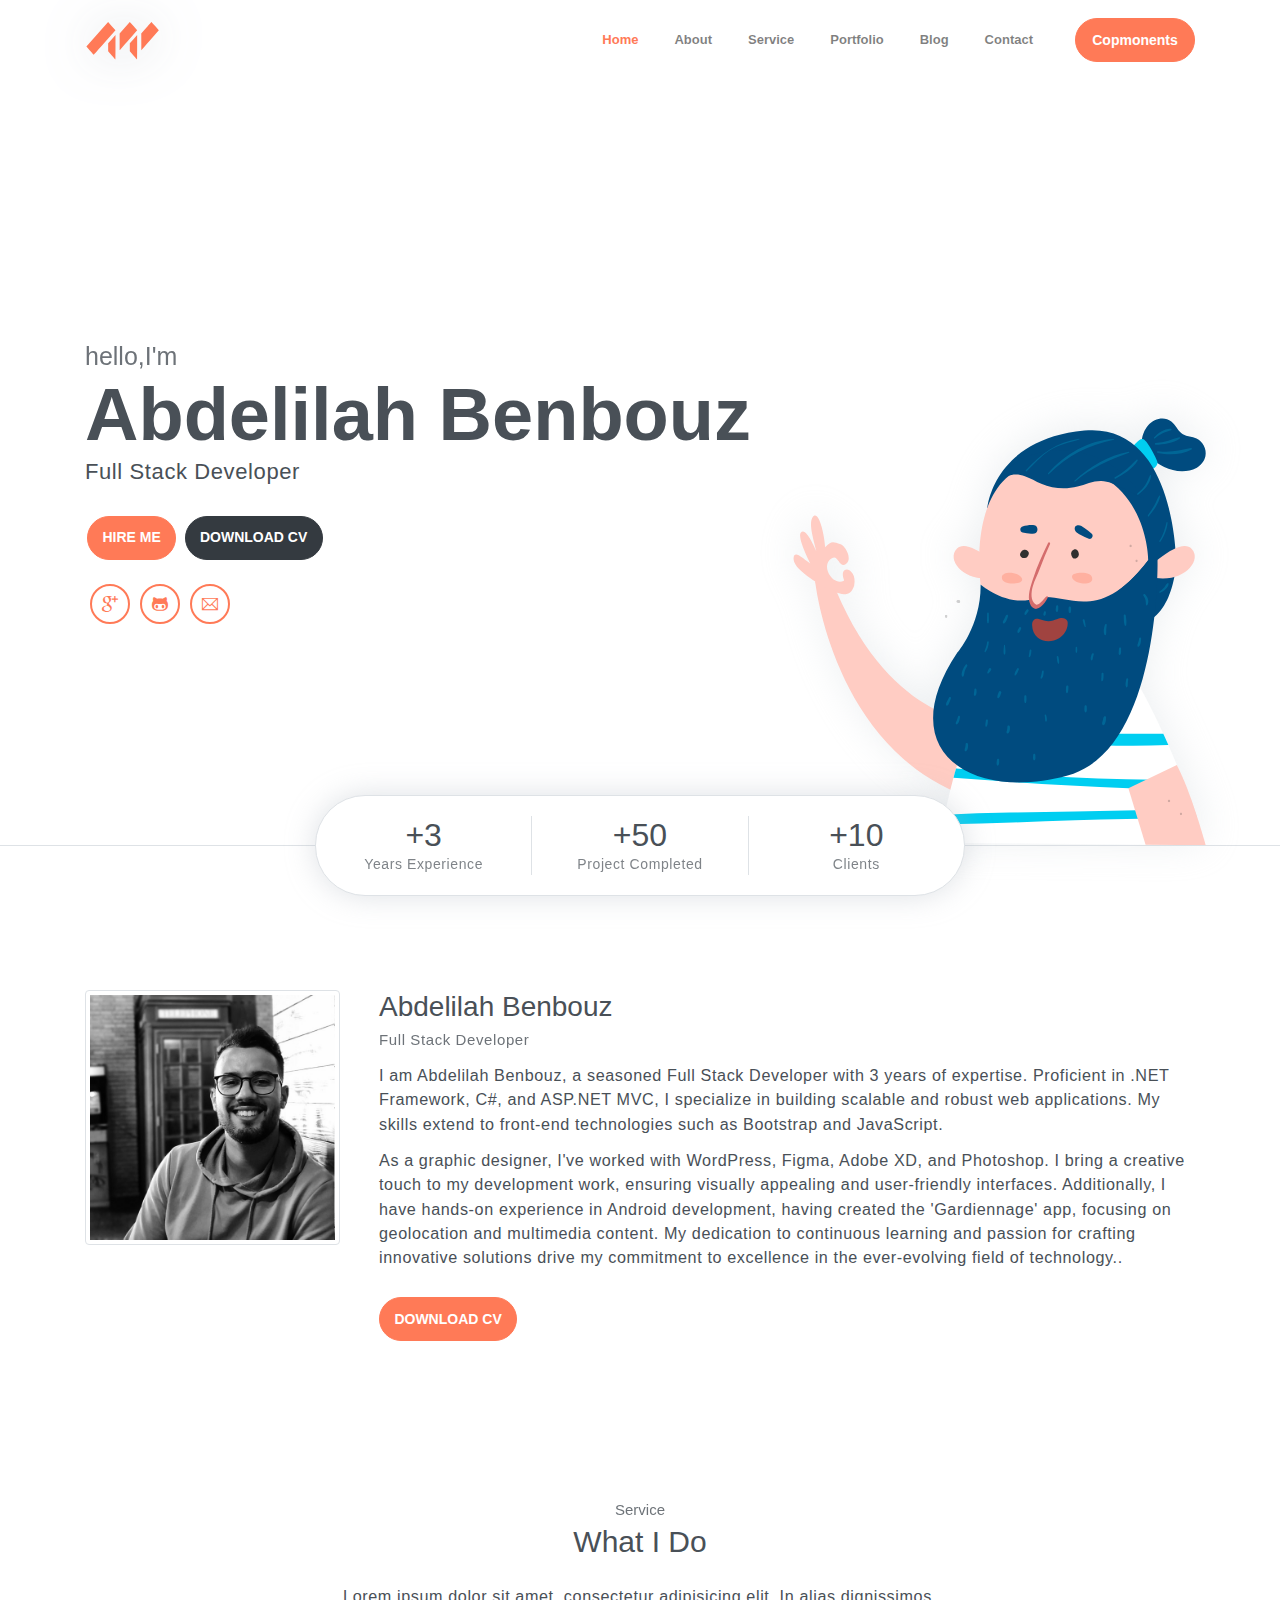
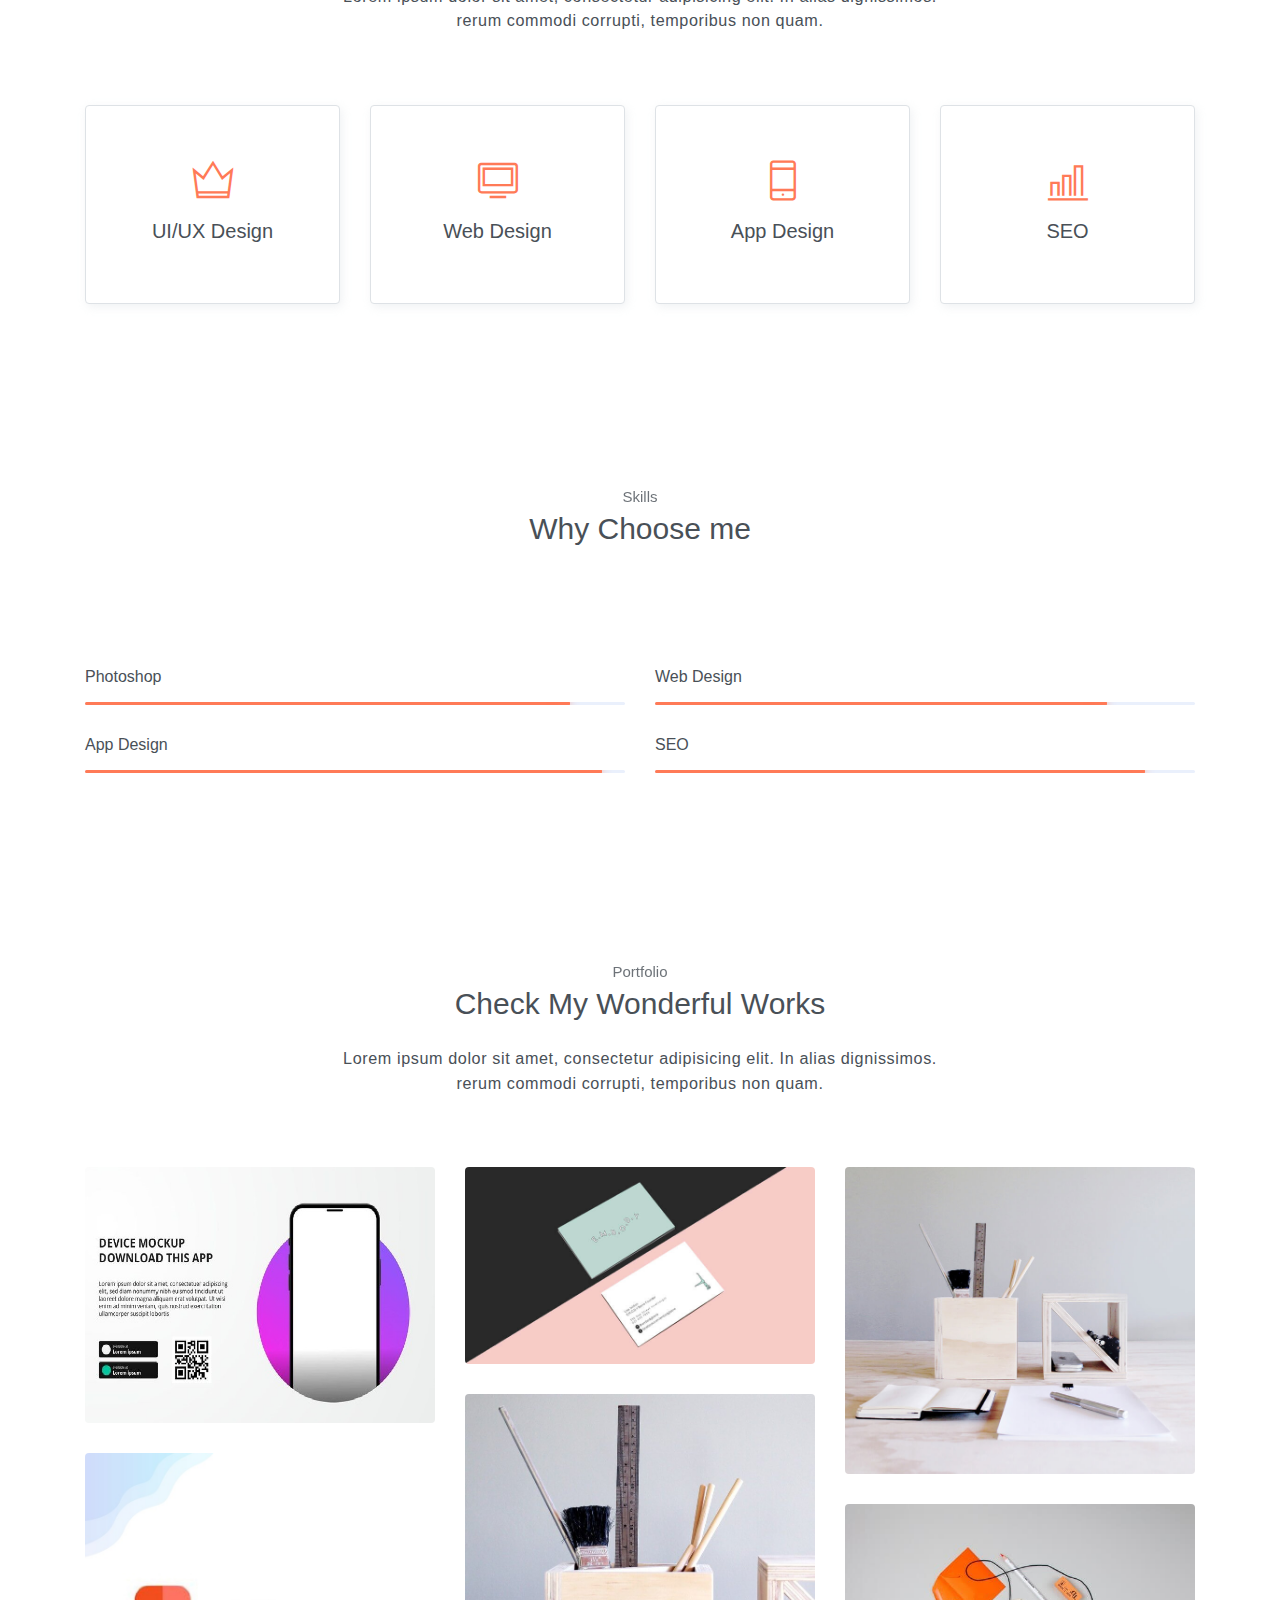
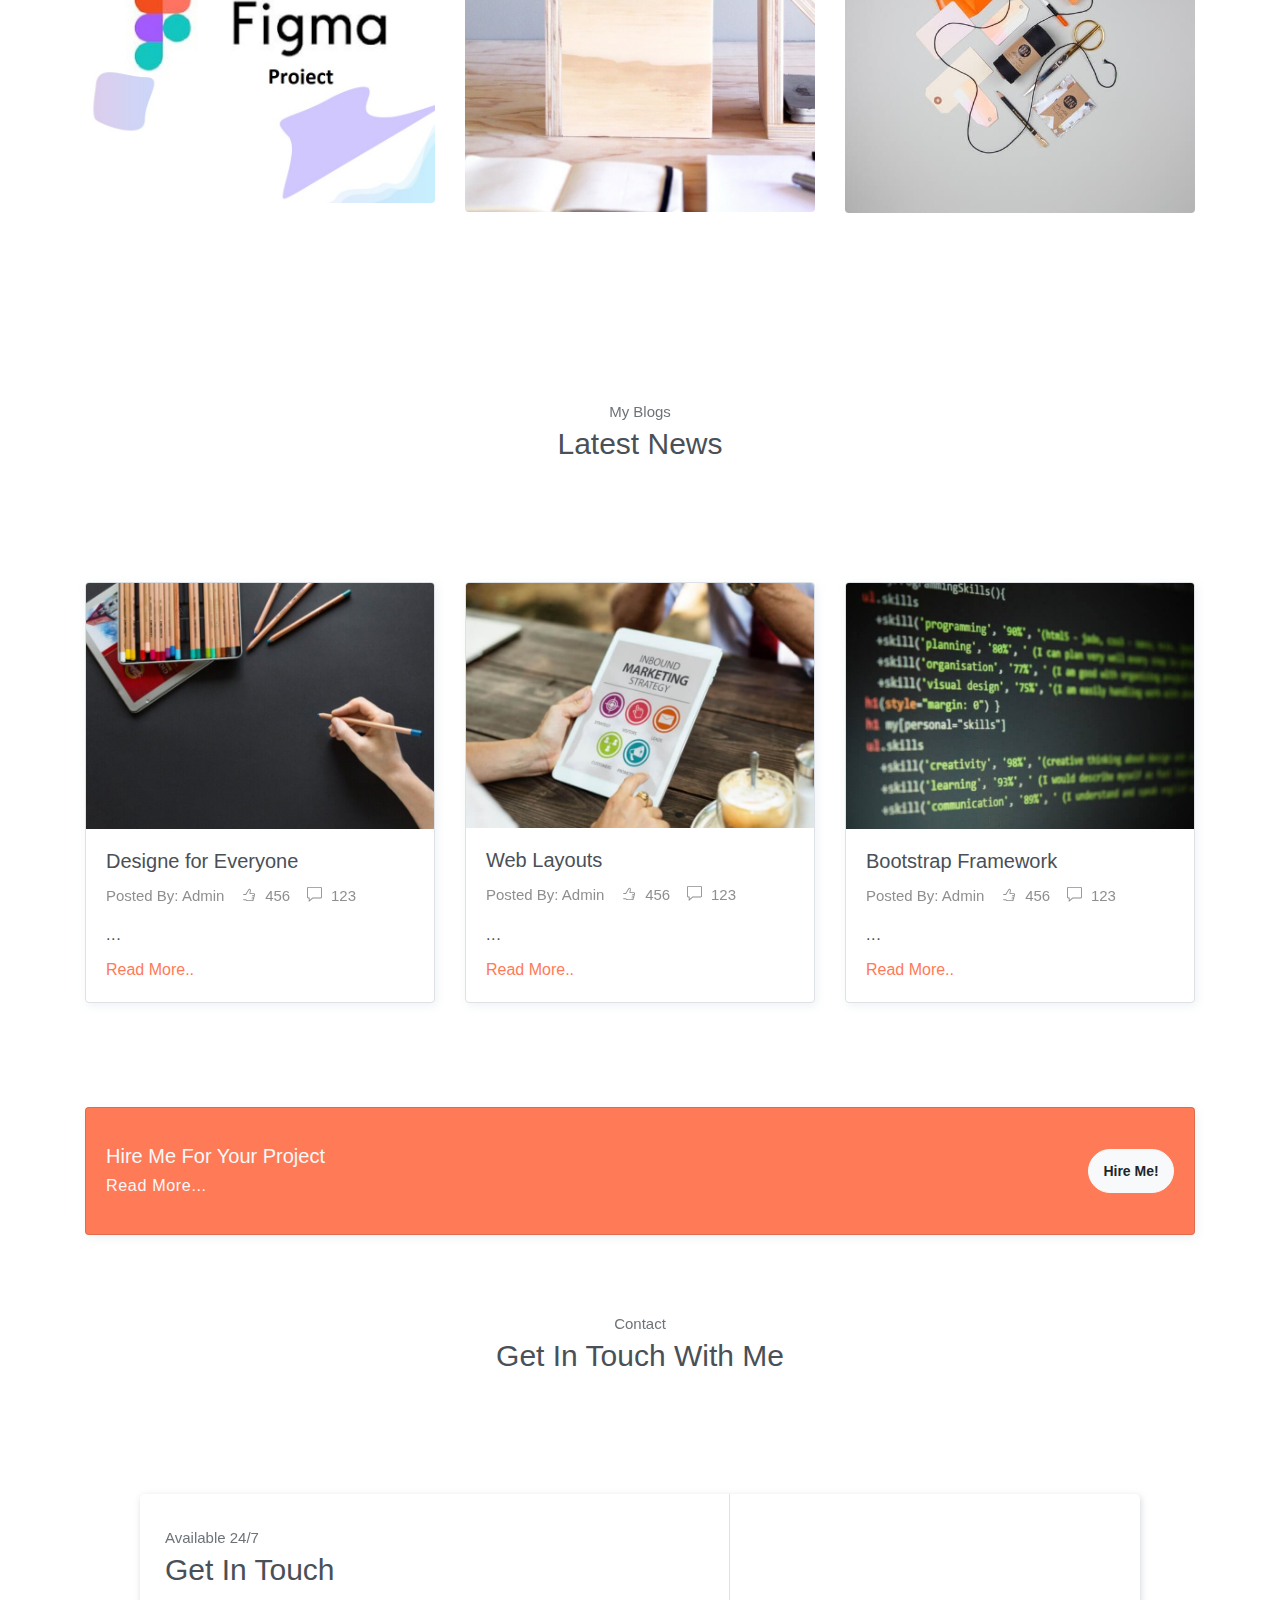
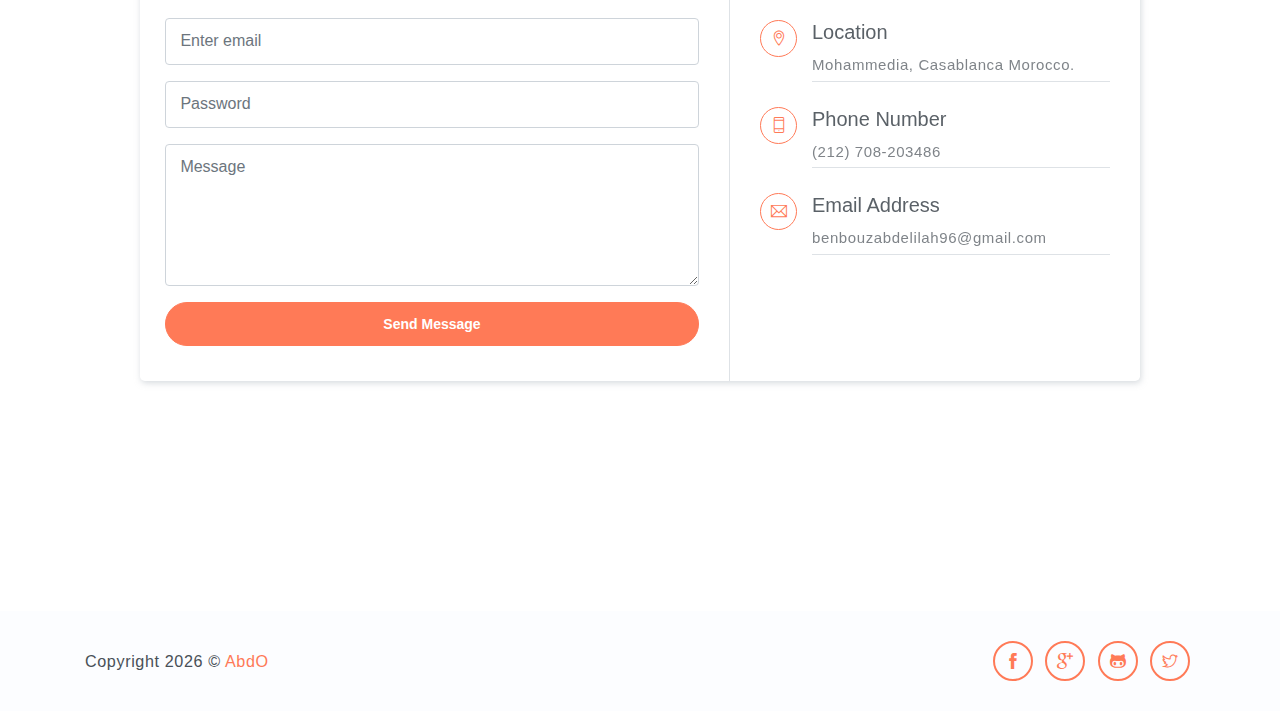
<file: index.html>
<!DOCTYPE html>
<html lang="en">
<head>
	<meta charset="utf-8">
    <meta name="viewport" content="width=device-width, initial-scale=1, shrink-to-fit=no">
    <meta name="description" content="Start your development with Steller landing page.">
    <meta name="author" content="Devcrud">
    <title>Abdelilah Benbouz Portfolio</title>
    <!-- font icons -->
    <link rel="stylesheet" href="assets/vendors/themify-icons/css/themify-icons.css">
    <!-- Bootstrap + Steller main styles -->
	<link rel="stylesheet" href="assets/css/steller.css">
</head>
<body data-spy="scroll" data-target=".navbar" data-offset="40" id="home">

    <!-- Page navigation -->
    <nav class="navbar navbar-expand-lg navbar-light fixed-top" data-spy="affix" data-offset-top="0">
        <div class="container">
            <a class="navbar-brand" href="#"><img src="assets/imgs/logo.svg" alt=""></a>
            <button class="navbar-toggler" type="button" data-toggle="collapse" data-target="#navbarSupportedContent" aria-controls="navbarSupportedContent" aria-expanded="false" aria-label="Toggle navigation">
                <span class="navbar-toggler-icon"></span>
            </button>

            <div class="collapse navbar-collapse" id="navbarSupportedContent">
                <ul class="navbar-nav ml-auto align-items-center">
                    <li class="nav-item">
                        <a class="nav-link" href="#home">Home</a>
                    </li>
                    <li class="nav-item">
                        <a class="nav-link" href="#about">About</a>
                    </li>
                    <li class="nav-item">
                        <a class="nav-link" href="#service">Service</a>
                    </li>                   
                    <li class="nav-item">
                        <a class="nav-link" href="#portfolio">Portfolio</a>
                    </li>
                  <!--  <li class="nav-item">
                        <a class="nav-link" href="#testmonial">Testmonial</a>
                    </li> -->
                    <li class="nav-item">
                        <a class="nav-link" href="#blog">Blog</a>
                    </li>
                    <li class="nav-item">
                        <a class="nav-link" href="#contact">Contact</a>
                    </li>
                    <li class="nav-item">
                        <a class="- btn btn-primary rounded ml-4" href="components.html">Copmonents</a>
                    </li>
                </ul>
            </div>
        </div>          
    </nav>
    <!-- End of page navibation -->

    <!-- Page Header -->
    <header class="header" id="home">
        <div class="container">
            <div class="infos">
                <h6 class="subtitle">hello,I'm</h6>
                <h6 class="title">Abdelilah Benbouz</h6>
                <p>Full Stack Developer</p>

                <div class="buttons pt-3">
                    <button class="btn btn-primary rounded">HIRE ME</button>
                    <button class="btn btn-dark rounded" onclick="cvdownload()">DOWNLOAD CV</button>
                </div>      

                <div class="socials mt-4">
                   <!--  <a class="social-item" href="javascript:void(0)"><i class="ti-facebook"></i></a> -->
                    <a class="social-item" href="https://www.linkedin.com/in/abdelilah-benbouz-69206b1a1/"><i class="ti-google"></i></a>
                    <a class="social-item" href="https://abdelilahbnz98.github.io/"><i class="ti-github"></i></a>
                    <a class="social-item" href="javascript:void(0)"><i class="ti-email"></i></a>
                </div>
            </div>              
            <div class="img-holder">
                <img src="assets/imgs/man.svg" alt="">
            </div>      
        </div>  

        <!-- Header-widget -->
        <div class="widget">
            <div class="widget-item">
                <h2>+3 </h2>
                <p>Years Experience</p>
            </div>
            <div class="widget-item">
                <h2>+50</h2>
                <p>Project Completed</p>
            </div>
            <div class="widget-item">
                <h2>+10</h2>
                <p>Clients</p>
            </div>
        </div>
    </header>
    <!-- End of Page Header -->
    
    <!-- About section -->
    <section id="about" class="section mt-3">
        <div class="container mt-5">
            <div class="row text-center text-md-left">
                <div class="col-md-3">
                    <img src="assets/imgs/avatar.jpg" alt="" class="img-thumbnail mb-4">
                </div>
                <div class="pl-md-4 col-md-9">
                    <h6 class="title">Abdelilah Benbouz</h6>
                    <p class="subtitle">Full Stack Developer</p>
                    <p>I am Abdelilah Benbouz, a seasoned Full Stack Developer with 3 years of expertise. Proficient in .NET Framework, C#, and ASP.NET MVC, I specialize in building scalable and robust web applications. My skills extend to front-end technologies such as Bootstrap and JavaScript.</p>
                    <p>As a graphic designer, I've worked with WordPress, Figma, Adobe XD, and Photoshop. I bring a creative touch to my development work, ensuring visually appealing and user-friendly interfaces. Additionally, I have hands-on experience in Android development, having created the 'Gardiennage' app, focusing on geolocation and multimedia content. My dedication to continuous learning and passion for crafting innovative solutions drive my commitment to excellence in the ever-evolving field of technology..</p>
                    <button class="btn btn-primary rounded mt-3">DOWNLOAD CV</button>                   
                </div>
            </div>
        </div>
    </section>

    <!-- Service section -->
    <section id="service" class="section">
        <div class="container text-center">
            <h6 class="subtitle">Service</h6>
            <h6 class="section-title mb-4">What I Do</h6>
            <p class="mb-5 pb-4">Lorem ipsum dolor sit amet, consectetur adipisicing elit. In alias dignissimos. <br> rerum commodi corrupti, temporibus non quam.</p>

            <div class="row">
                <div class="col-sm-6 col-md-3 mb-4">
                    <div class="custom-card card border">
                        <div class="card-body">
                            <i class="icon ti-crown"></i>
                            <h5>UI/UX Design</h5>
                        </div>
                    </div>
                </div>
                <div class="col-sm-6 col-md-3 mb-4">
                    <div class="custom-card card border">
                        <div class="card-body">
                            <i class="icon ti-desktop"></i>
                            <h5>Web Design</h5>
                        </div>
                    </div>
                </div>
                <div class="col-sm-6 col-md-3 mb-4">
                    <div class="custom-card card border">
                        <div class="card-body">
                            <i class="icon ti-mobile"></i>
                            <h5>App Design</h5>
                        </div>
                    </div>
                </div>
                <div class="col-sm-6 col-md-3 mb-4">
                    <div class="custom-card card border">
                        <div class="card-body">
                            <i class="icon ti-bar-chart"></i>
                            <h5>SEO</h5>
                        </div>
                    </div>
                </div>
            </div>
        </div>
    </section>
    <!-- End of Sectoin -->

    <!-- Skills section -->
    <section class="section">
        <div class="container text-center">
            <h6 class="subtitle">Skills</h6>
            <h6 class="section-title mb-4">Why Choose me</h6>
            <p class="mb-5 pb-4"> <br> </p>

            <div class="row text-left">
                <div class="col-sm-6">
                    <h6 class="mb-3">Photoshop</h6>
                    <div class="progress">
                        <div class="progress-bar bg-primary" role="progressbar" style="width: 89%;" aria-valuenow="25" aria-valuemin="0" aria-valuemax="100"><span>85%</span></div>
                    </div>
                </div>
                <div class="col-sm-6">
                    <h6 class="mb-3">Web Design</h6>
                    <div class="progress">
                        <div class="progress-bar bg-primary" role="progressbar" style="width: 83%;" aria-valuenow="25" aria-valuemin="0" aria-valuemax="100"><span>83%</span></div>
                    </div>
                </div>
                <div class="col-sm-6">
                    <h6 class="mb-3">App Design</h6>
                    <div class="progress">
                        <div class="progress-bar bg-primary" role="progressbar" style="width: 95%;" aria-valuenow="25" aria-valuemin="0" aria-valuemax="100"><span>75%</span></div>
                    </div>
                </div>
                <div class="col-sm-6">
                    <h6 class="mb-3">SEO</h6>
                    <div class="progress">
                        <div class="progress-bar bg-primary" role="progressbar" style="width: 90%;" aria-valuenow="25" aria-valuemin="0" aria-valuemax="100"><span>80%</span></div>
                    </div>
                </div>
            </div>  
        </div>
    </section>
    <!-- End of Skills sections -->

    <!-- Portfolio section -->
    <section id="portfolio" class="section">
        <div class="container text-center">
            <h6 class="subtitle">Portfolio</h6>
            <h6 class="section-title mb-4">Check My Wonderful Works</h6>
            <p class="mb-5 pb-4">Lorem ipsum dolor sit amet, consectetur adipisicing elit. In alias dignissimos. <br> rerum commodi corrupti, temporibus non quam.</p>

            <div class="row">
                <div class="col-sm-4">
                    <div class="img-wrapper">
                        <img src="assets/imgs/folio-1.jpg" alt="">
                        <div class="overlay">
                            <div class="overlay-infos">
                                <h5>Project Title</h5>
                                <a href="javascript:void(0)"><i class="ti-zoom-in"></i></a>
                                <a href="javascript:void(0)"><i class="ti-link"></i></a>
                            </div>  
                        </div>
                    </div>
                    <div class="img-wrapper">
                        <img src="assets/imgs/folio-2.jpg" alt="">
                        <div class="overlay">
                            <div class="overlay-infos">
                                <h5>Project Title</h5>
                                <a href="javascript:void(0)"><i class="ti-zoom-in"></i></a>
                                <a href="javascript:void(0)"><i class="ti-link"></i></a>
                            </div>                              
                        </div>
                    </div>                  
                </div>
                <div class="col-sm-4">
                    <div class="img-wrapper">
                        <img src="assets/imgs/folio-3.jpg" alt="">
                        <div class="overlay">
                            <div class="overlay-infos">
                                <h5>Project Title</h5>
                                <a href="javascript:void(0)"><i class="ti-zoom-in"></i></a>
                                <a href="javascript:void(0)"><i class="ti-link"></i></a>
                            </div>  
                        </div>
                    </div>
                    <div class="img-wrapper">
                        <img src="assets/imgs/folio-4.jpg" alt="">
                        <div class="overlay">
                            <div class="overlay-infos">
                                <h5>Project Title</h5>
                                <a href="javascript:void(0)"><i class="ti-zoom-in"></i></a>
                                <a href="javascript:void(0)"><i class="ti-link"></i></a>
                            </div>                              
                        </div>
                    </div>                  
                </div>
                <div class="col-sm-4">
                    <div class="img-wrapper">
                        <img src="assets/imgs/folio-5.jpg" alt="">
                        <div class="overlay">
                            <div class="overlay-infos">
                                <h5>Project Title</h5>
                                <a href="javascript:void(0)"><i class="ti-zoom-in"></i></a>
                                <a href="javascript:void(0)"><i class="ti-link"></i></a>
                            </div>  
                        </div>
                    </div>
                    <div class="img-wrapper">
                        <img src="assets/imgs/folio-6.jpg" alt="">
                        <div class="overlay">
                            <div class="overlay-infos">
                                <h5>Project Title</h5>
                                <a href="javascript:void(0)"><i class="ti-zoom-in"></i></a>
                                <a href="javascript:void(0)"><i class="ti-link"></i></a>
                            </div>                              
                        </div>
                    </div>                  
                </div>
            </div>

        </div>
    </section>
    <!-- End of portfolio section -->

    <!-- Testmonial Section 
    <section id="testmonial" class="section">
        <div class="container text-center">
            <h6 class="subtitle">Testmonial</h6>
            <h6 class="section-title mb-4">What People Say About Me</h6>
            <p class="mb-5 pb-4">Lorem ipsum dolor sit amet, consectetur adipisicing elit. In alias dignissimos. <br> rerum commodi corrupti, temporibus non quam.</p>


            <div id="carouselExampleIndicators" class="carousel slide" data-ride="carousel">
                <ol class="carousel-indicators">
                    <li data-target="#carouselExampleIndicators" data-slide-to="0" class="active"></li>
                    <li data-target="#carouselExampleIndicators" data-slide-to="1"></li>
                    <li data-target="#carouselExampleIndicators" data-slide-to="2"></li>
                </ol>
                <div class="carousel-inner">
                    <div class="carousel-item active">
                        <div class="card testmonial-card border">
                            <div class="card-body">
                                <img src="assets/imgs/avatar-1.jpg" alt="">
                                <p>Lorem ipsum dolor sit amet, consectetur adipisicing elit. Magnam nostrum voluptates in enim vel amet?</p>
                                <h1 class="title">Emma Re</h1>
                                <h1 class="subtitle">Graphic Designer</h1>
                            </div>
                        </div>
                    </div>
                    <div class="carousel-item">
                        <div class="card testmonial-card border">
                            <div class="card-body">
                                <img src="assets/imgs/avatar-2.jpg" alt="">
                                <p>Lorem ipsum dolor sit amet, consectetur adipisicing elit. Magnam nostrum voluptates in enim vel amet?</p>
                                <h1 class="title">James Bert</h1>
                                <h1 class="subtitle">Web Designer</h1>
                            </div>
                        </div>
                    </div>
                    <div class="carousel-item">
                        <div class="card testmonial-card border">
                            <div class="card-body">
                                <img src="assets/imgs/avatar-3.jpg" alt="">
                                <p>Lorem ipsum dolor sit amet, consectetur adipisicing elit. Magnam nostrum voluptates in enim vel amet?</p>
                                <h1 class="title">Michael Abra</h1>
                                <h1 class="subtitle">Web Developer</h1>
                            </div>
                        </div>
                    </div>
                </div>
            </div>
        </div>
    </section> -->
    <!-- End of testmonial section -->

    <!-- Blog Section -->
    <section id="blog" class="section">
        <div class="container text-center">
            <h6 class="subtitle">My Blogs</h6>
            <h6 class="section-title mb-4">Latest News</h6>
            <p class="mb-5 pb-4"> <br> </p>

            <div class="row text-left">
                <div class="col-md-4">
                    <div class="card border mb-4">
                        <img src="assets/imgs/blog-1.jpg" alt="" class="card-img-top w-100">
                        <div class="card-body">
                            <h5 class="card-title">Designe for Everyone</h5>
                            <div class="post-details">
                                <a href="javascript:void(0)">Posted By: Admin</a>
                                <a href="javascript:void(0)"><i class="ti-thumb-up"></i> 456</a>
                                <a href="javascript:void(0)"><i class="ti-comment"></i> 123</a>
                            </div>
                            <p>...</p>
                            <a href="javascript:void(0)">Read More..</a>
                        </div>
                    </div>
                </div>
                <div class="col-md-4">
                    <div class="card border mb-4">
                        <img src="assets/imgs/blog-2.jpg" alt="" class="card-img-top w-100">
                        <div class="card-body">
                            <h5 class="card-title">Web Layouts</h5>
                            <div class="post-details">
                                <a href="javascript:void(0)">Posted By: Admin</a>
                                <a href="javascript:void(0)"><i class="ti-thumb-up"></i> 456</a>
                                <a href="javascript:void(0)"><i class="ti-comment"></i> 123</a>
                            </div>
                            <p>...</p>
                            <a href="javascript:void(0)">Read More..</a>
                        </div>
                    </div>
                </div>
                <div class="col-md-4">
                    <div class="card border mb-4">
                        <img src="assets/imgs/blog-3.jpg" alt="" class="card-img-top w-100">
                        <div class="card-body">
                            <h5 class="card-title">Bootstrap Framework</h5>
                            <div class="post-details">
                                <a href="javascript:void(0)">Posted By: Admin</a>
                                <a href="javascript:void(0)"><i class="ti-thumb-up"></i> 456</a>
                                <a href="javascript:void(0)"><i class="ti-comment"></i> 123</a>
                            </div>
                            <p>...</p>
                            <a href="javascript:void(0)">Read More..</a>
                        </div>
                    </div>
                </div>
            </div>
        </div>
    </section>

    <!-- Hire me section -->
    <section class="bg-gray p-0 section">
        <div class="container">
            <div class="card bg-primary">
                <div class="card-body text-light">
                    <div class="row align-items-center">
                        <div class="col-sm-9 text-center text-sm-left">
                            <h5 class="mt-3">Hire Me For Your Project</h5>
                            <p class="mb-3">Read More...</p>
                        </div>
                        <div class="col-sm-3 text-center text-sm-right">
                            <button class="btn btn-light rounded">Hire Me!</button>
                        </div>
                    </div>
                </div> 
            </div>
        </div>
    </section>      
    <!-- End od Hire me section. -->

    <!-- Contact Section -->
    <section id="contact" class="position-relative section">
        <div class="container text-center">
            <h6 class="subtitle">Contact</h6>
            <h6 class="section-title mb-4">Get In Touch With Me</h6>
            <p class="mb-5 pb-4"> <br> </p>

            <div class="contact text-left">
                <div class="form">
                    <h6 class="subtitle">Available 24/7</h6>
                    <h6 class="section-title mb-4">Get In Touch</h6>
                    <form>
                        <div class="form-group">
                            <input type="email" class="form-control" id="exampleInputEmail1" aria-describedby="emailHelp" placeholder="Enter email" required>
                        </div>
                        <div class="form-group">
                            <input type="password" class="form-control" id="exampleInputPassword1" placeholder="Password" required>
                        </div>
                        <div class="form-group">
                            <textarea name="contact-message" id="" cols="30" rows="5" class="form-control" placeholder="Message"></textarea>
                        </div>
                        <button type="submit" class="btn btn-primary btn-block rounded w-lg">Send Message</button>
                    </form>
                </div>
                <div class="contact-infos">
                    <div class="item">
                        <i class="ti-location-pin"></i>
                        <div class="">
                            <h5>Location</h5>
                            <p> Mohammedia, Casablanca Morocco.</p>
                        </div>                          
                    </div>
                    <div class="item">
                        <i class="ti-mobile"></i>
                        <div>
                            <h5>Phone Number</h5>
                            <p>(212) 708-203486</p>
                        </div>                          
                    </div>
                    <div class="item">
                        <i class="ti-email"></i>
                        <div class="mb-0">
                            <h5>Email Address</h5>
                            <p>benbouzabdelilah96@gmail.com</p>
                        </div>
                    </div>
                </div>                  
            </div>
        </div>  
             
    </section>
    <!-- End of Contact Section -->

    <!-- Page Footer -->
    <footer class="page-footer">
        <div class="container">
            <div class="row align-items-center">
                <div class="col-sm-6">
                    <p>Copyright <script>document.write(new Date().getFullYear())</script> &copy; <a href="http://www.devcrud.com" target="_blank">AbdO</a></p>
                </div>
                <div class="col-sm-6">
                    <div class="socials">
                        <a class="social-item" href="javascript:void(0)"><i class="ti-facebook"></i></a>
                        <a class="social-item" href="javascript:void(0)"><i class="ti-google"></i></a>
                        <a class="social-item" href="javascript:void(0)"><i class="ti-github"></i></a>
                        <a class="social-item" href="javascript:void(0)"><i class="ti-twitter"></i></a>
                    </div>
                </div>
            </div>
        </div>
    </footer> 
    <!-- End of page footer -->
	
	<!-- core  -->
    <script src="assets/vendors/jquery/jquery-3.4.1.js"></script>
    <script src="assets/vendors/bootstrap/bootstrap.bundle.js"></script>
    <!-- bootstrap 3 affix -->
	<script src="assets/vendors/bootstrap/bootstrap.affix.js"></script>

    <!-- steller js -->
    <script>
        function cvdownload() {
            debugger;
            var link = document.createElement('a');
  link.download = 'cv.pdf';

  fetch('cv.pdf')
    .then(response => {
      if (!response.ok) {
        throw new Error(`Network response was not ok: ${response.statusText}`);
      }
      return response.blob();
    })
    .then(blob => {
      link.href = window.URL.createObjectURL(blob);
      document.body.appendChild(link);
      link.click();
      document.body.removeChild(link);
    })
    .catch(error => console.error('Error fetching the PDF:', error));
}
      </script>
    <script src="assets/js/steller.js"></script>
    

</body>
</html>
</file>
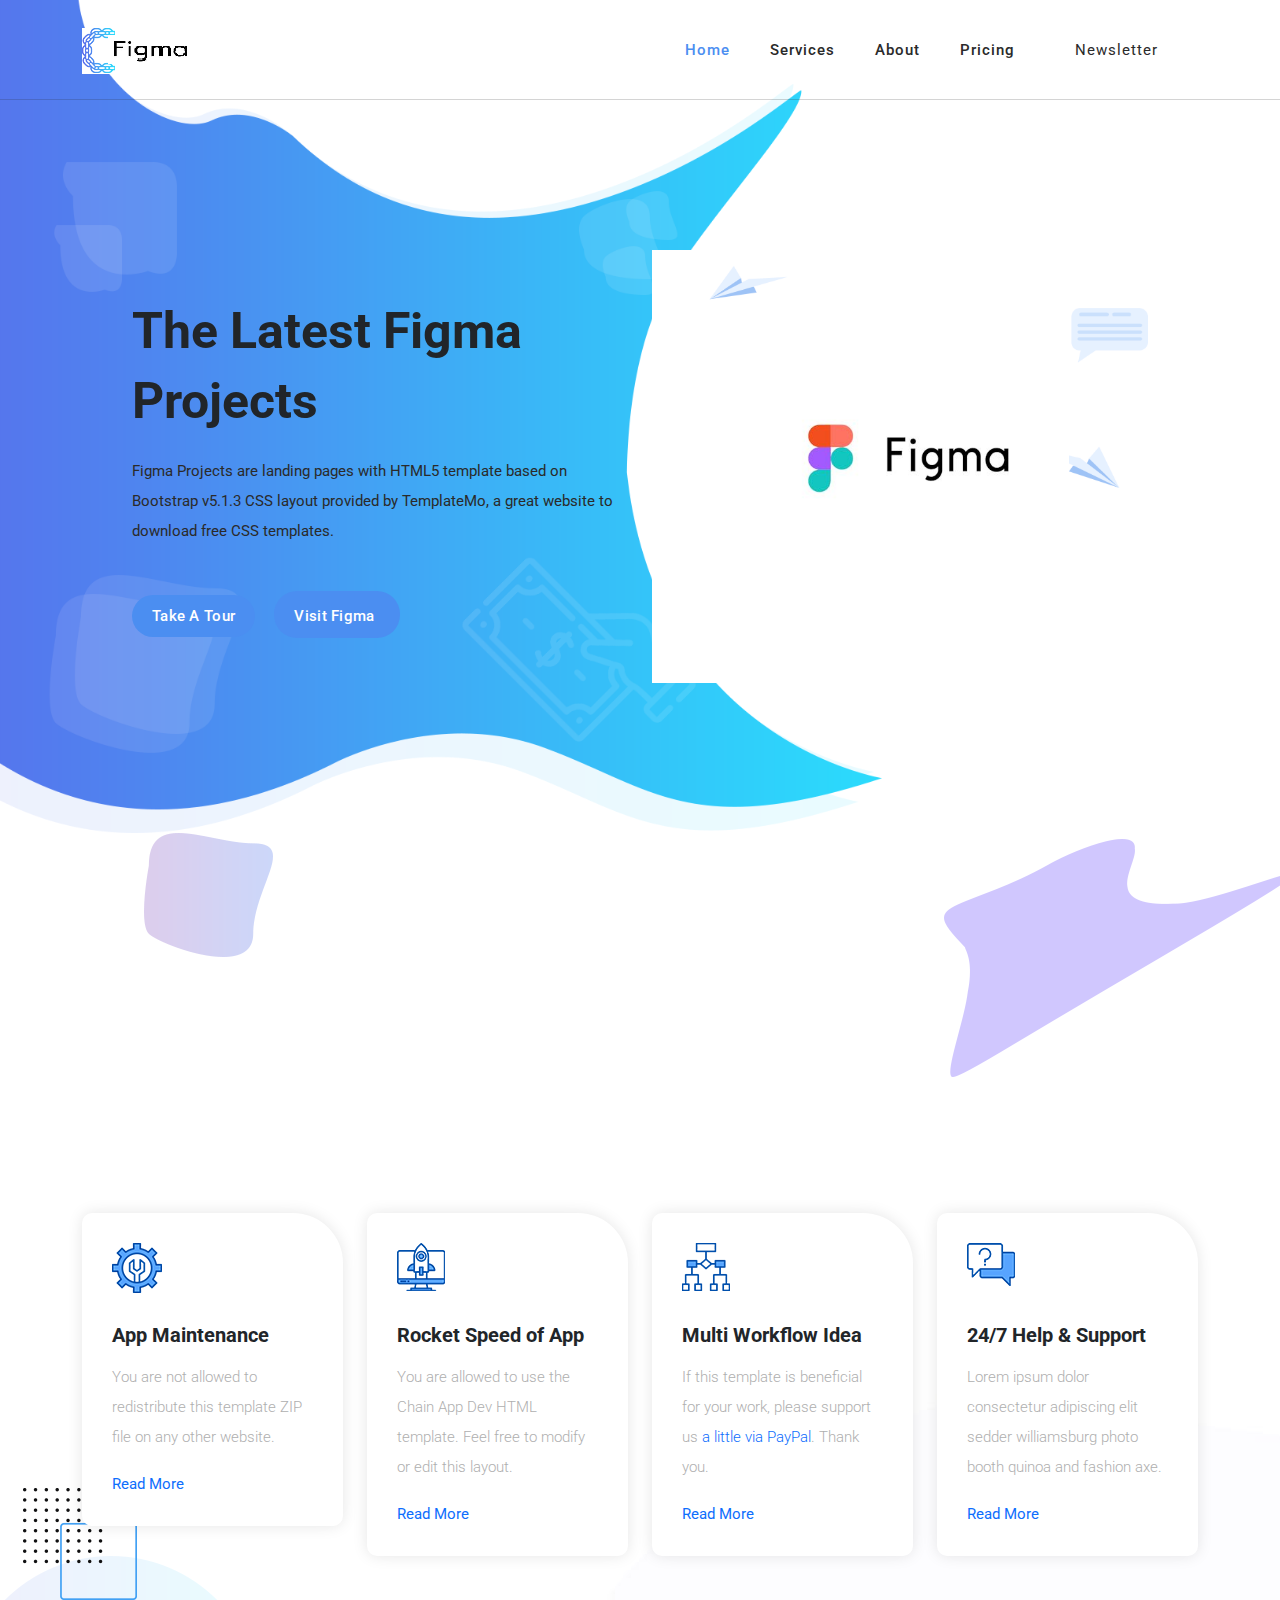
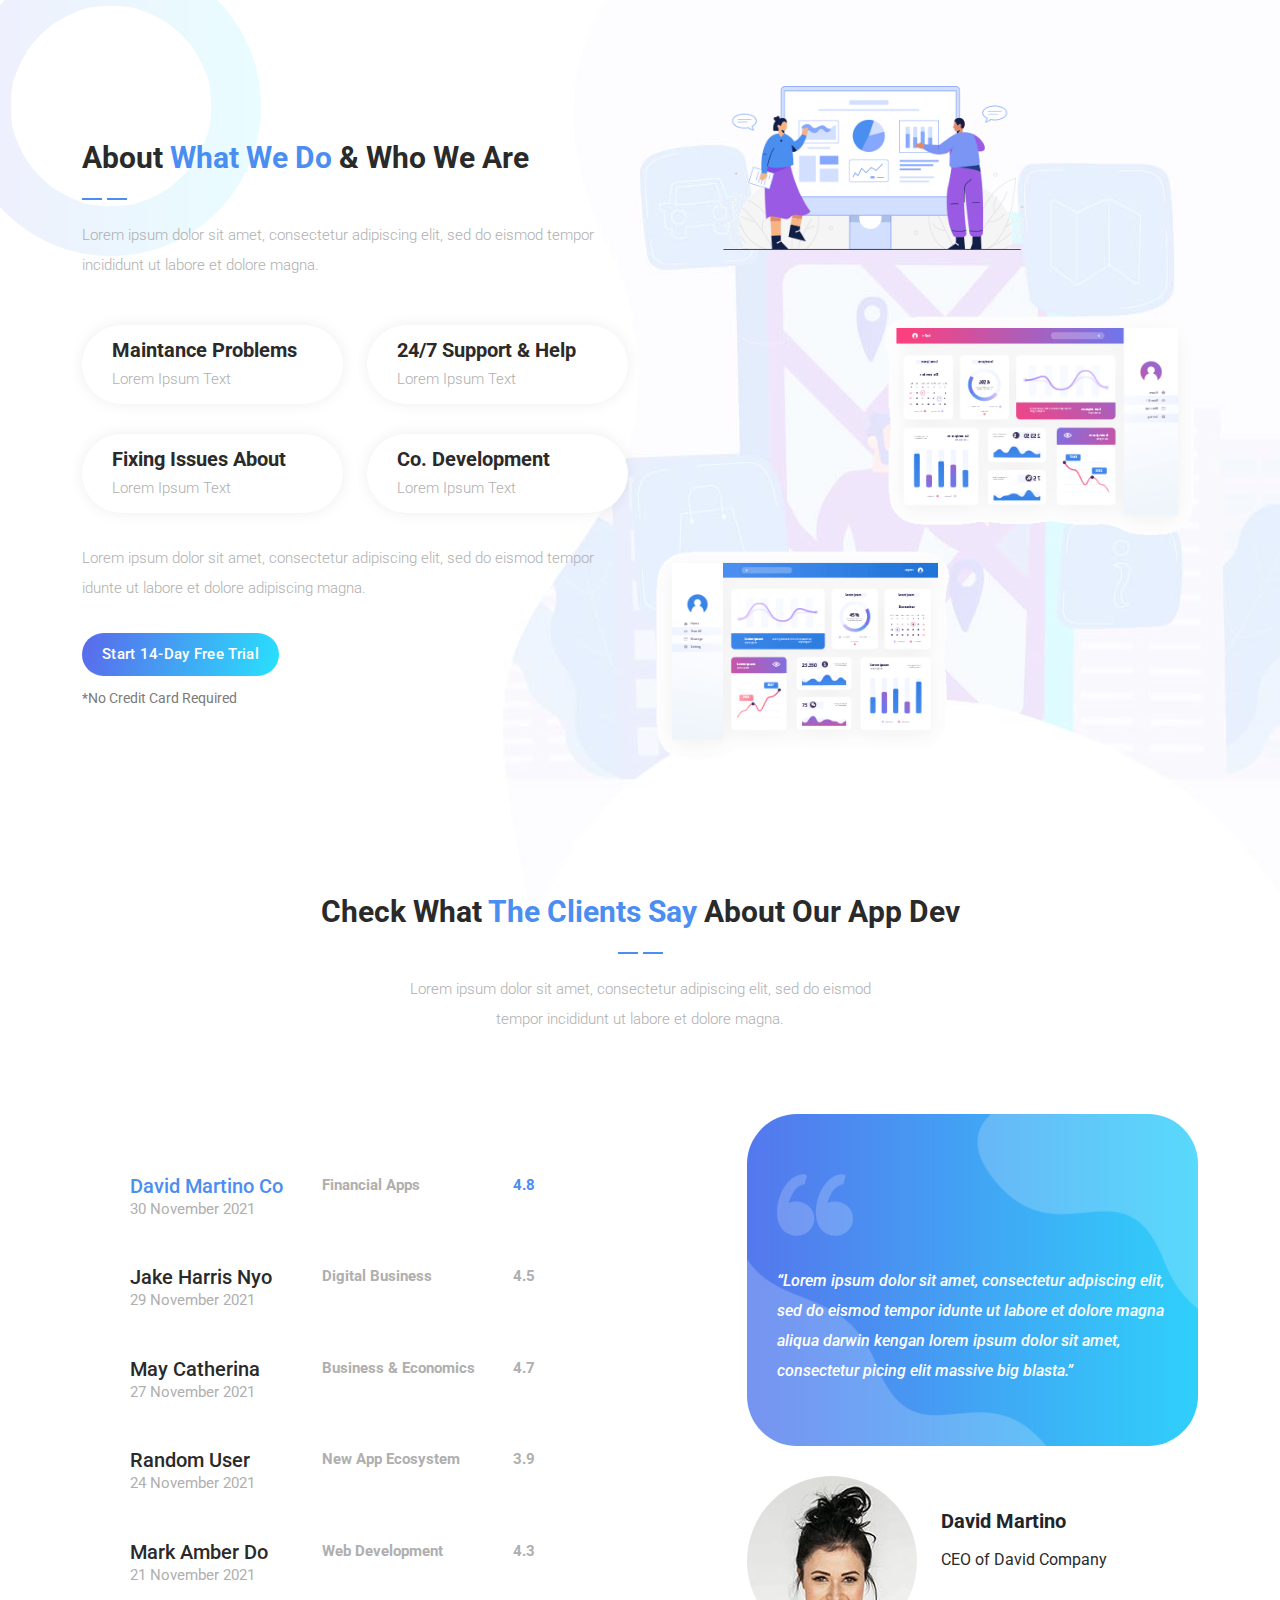
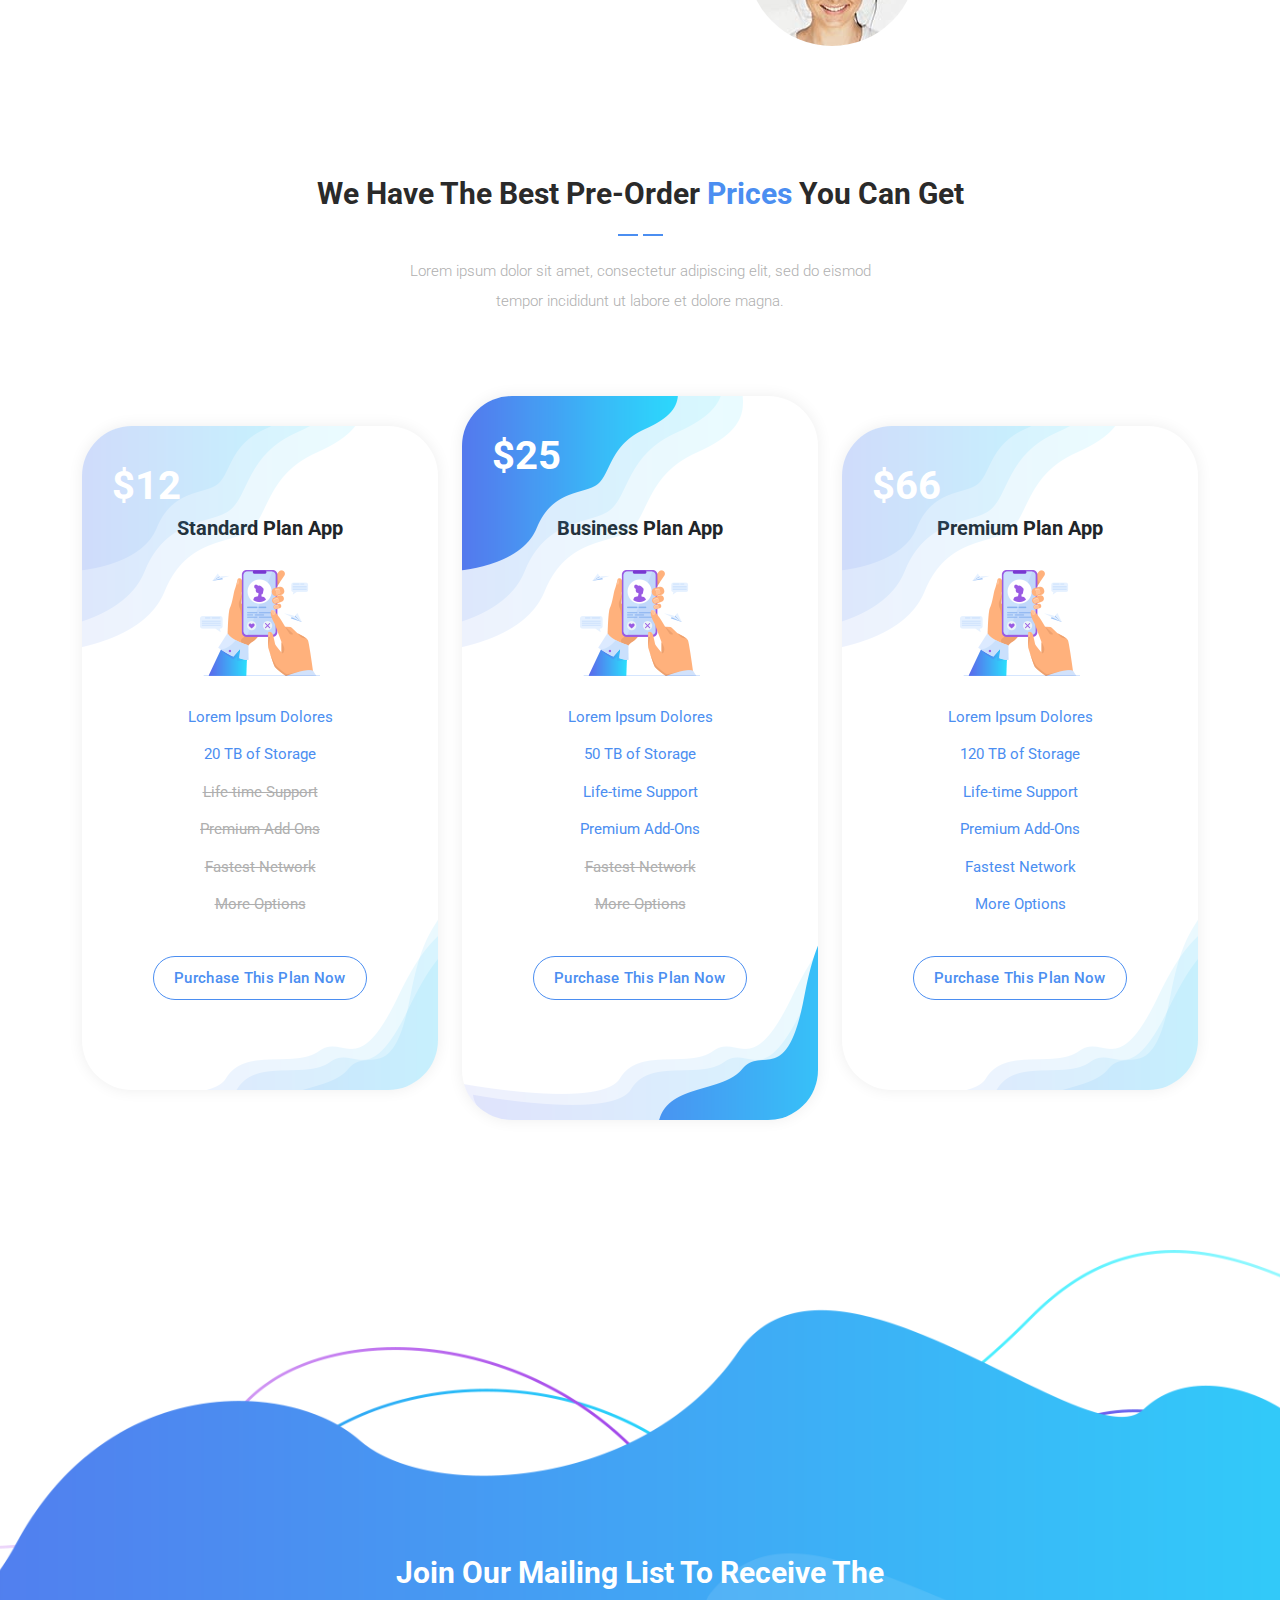
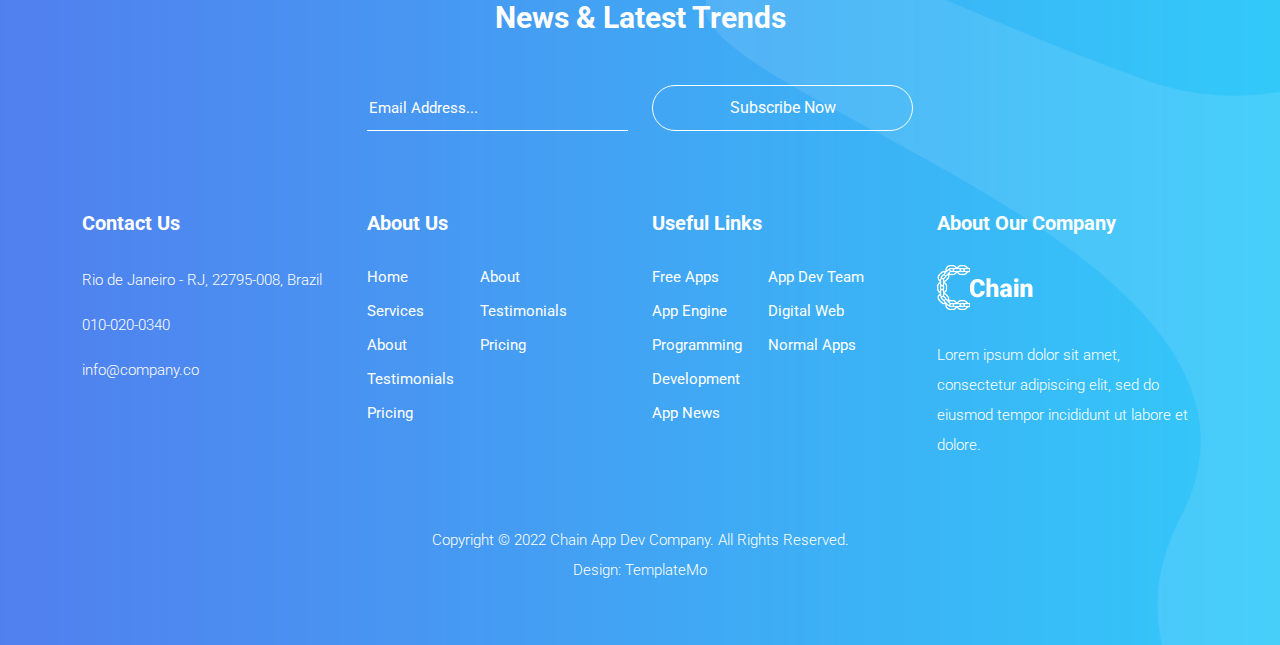
<file: Figma/index.html>
<!DOCTYPE html>
<html lang="en">

  <head>

    <meta charset="UTF-8">
    <meta name="viewport" content="width=device-width, initial-scale=1, shrink-to-fit=no">
    <meta name="description" content="">
    <meta name="author" content="">
    <link rel="preconnect" href="https://fonts.googleapis.com">
    <link rel="preconnect" href="https://fonts.gstatic.com" crossorigin>
    <link href="https://fonts.googleapis.com/css2?family=Roboto:wght@100;300;400;500;700;900&display=swap" rel="stylesheet">

    <title>Figma templates</title>

    <!-- Bootstrap core CSS -->
    <link href="vendor/bootstrap/css/bootstrap.min.css" rel="stylesheet">

<!--

TemplateMo 570 Chain App Dev

https://templatemo.com/tm-570-chain-app-dev

-->

    <!-- Additional CSS Files -->
    <link rel="stylesheet" href="https://use.fontawesome.com/releases/v5.8.1/css/all.css" integrity="sha384-50oBUHEmvpQ+1lW4y57PTFmhCaXp0ML5d60M1M7uH2+nqUivzIebhndOJK28anvf" crossorigin="anonymous">
    <link rel="stylesheet" href="assets/css/templatemo-chain-app-dev.css">
    <link rel="stylesheet" href="assets/css/animated.css">
    <link rel="stylesheet" href="assets/css/owl.css">

  </head>

<body>

  <!-- ***** Preloader Start ***** -->
  <div id="js-preloader" class="js-preloader">
    <div class="preloader-inner">
      <span class="dot"></span>
      <div class="dots">
        <span></span>
        <span></span>
        <span></span>
      </div>
    </div>
  </div>
  <!-- ***** Preloader End ***** -->

  <!-- ***** Header Area Start ***** -->
  <header class="header-area header-sticky wow slideInDown" data-wow-duration="0.75s" data-wow-delay="0s">
    <div class="container">
      <div class="row">
        <div class="col-12">
          <nav class="main-nav">
            <!-- ***** Logo Start ***** -->
            <a href="index.html" class="logo">
              <img src="assets/images/logo.png" alt="Chain App Dev">
            </a>
            <!-- ***** Logo End ***** -->
            <!-- ***** Menu Start ***** -->
            <ul class="nav">
              <li class="scroll-to-section"><a href="#top" class="active">Home</a></li>
              <li class="scroll-to-section"><a href="#services">Services</a></li>
              <li class="scroll-to-section"><a href="#about">About</a></li>
              <li class="scroll-to-section"><a href="#pricing">Pricing</a></li>
              <li class="scroll-to-section"><a href="#newsletter">Newsletter</a></li>
             <!-- <li><div class="gradient-button"><a id="modal_trigger" href="#modal"><i class="fa fa-sign-in-alt"></i> Sign In Now</a></div></li> -->
            </ul>        
            <a class='menu-trigger'>
                <span>Menu</span>
            </a>
            <!-- ***** Menu End ***** -->
          </nav>
        </div>
      </div>
    </div>
  </header>
  <!-- ***** Header Area End ***** -->
  
  <div id="modal" class="popupContainer" style="display:none;">
    <div class="popupHeader">
        <span class="header_title">Login</span>
        <span class="modal_close"><i class="fa fa-times"></i></span>
    </div>

    <section class="popupBody">
        <!-- Social Login -->
        <div class="social_login">
            <div class="">
                <a href="#" class="social_box fb">
                    <span class="icon"><i class="fab fa-facebook"></i></span>
                    <span class="icon_title">Connect with Facebook</span>

                </a>

                <a href="#" class="social_box google">
                    <span class="icon"><i class="fab fa-google-plus"></i></span>
                    <span class="icon_title">Connect with Google</span>
                </a>
            </div>

            <div class="centeredText">
                <span>Or use your Email address</span>
            </div>

            <div class="action_btns">
                <div class="one_half"><a href="#" id="login_form" class="btn">Login</a></div>
                <div class="one_half last"><a href="#" id="register_form" class="btn">Sign up</a></div>
            </div>
        </div>

        <!-- Username & Password Login form -->
        <div class="user_login">
            <form>
                <label>Email / Username</label>
                <input type="text" />
                <br />

                <label>Password</label>
                <input type="password" />
                <br />

                <div class="checkbox">
                    <input id="remember" type="checkbox" />
                    <label for="remember">Remember me on this computer</label>
                </div>

                <div class="action_btns">
                    <div class="one_half"><a href="#" class="btn back_btn"><i class="fa fa-angle-double-left"></i> Back</a></div>
                    <div class="one_half last"><a href="#" class="btn btn_red">Login</a></div>
                </div>
            </form>

            <a href="#" class="forgot_password">Forgot password?</a>
        </div>

        <!-- Register Form -->
        <div class="user_register">
            <form>
                <label>Full Name</label>
                <input type="text" />
                <br />

                <label>Email Address</label>
                <input type="email" />
                <br />

                <label>Password</label>
                <input type="password" />
                <br />

                <div class="checkbox">
                    <input id="send_updates" type="checkbox" />
                    <label for="send_updates">Send me occasional email updates</label>
                </div>

                <div class="action_btns">
                    <div class="one_half"><a href="#" class="btn back_btn"><i class="fa fa-angle-double-left"></i> Back</a></div>
                    <div class="one_half last"><a href="#" class="btn btn_red">Register</a></div>
                </div>
            </form>
        </div>
    </section>
</div>

  <div class="main-banner wow fadeIn" id="top" data-wow-duration="1s" data-wow-delay="0.5s">
    <div class="container">
      <div class="row">
        <div class="col-lg-12">
          <div class="row">
            <div class="col-lg-6 align-self-center">
              <div class="left-content show-up header-text wow fadeInLeft" data-wow-duration="1s" data-wow-delay="1s">
                <div class="row">
                  <div class="col-lg-12">
                    <h2>The Latest Figma Projects</h2>
                    <p>Figma Projects are landing pages with HTML5 template based on Bootstrap v5.1.3 CSS layout provided by TemplateMo, a great website to download free CSS templates.</p>
                  </div>
                  <div class="col-lg-12">
                    <div class="white-button first-button scroll-to-section">
                      <a href="#contact">Take a tour</a>
                    </div>
                    <div class="white-button scroll-to-section">
                      <a href="#contact">visit Figma<i class="fab fa-google-plus"></i></a>
                    </div>
                  </div>
                </div>
              </div>
            </div>
            <div class="col-lg-6">
              <div class="right-image wow fadeInRight" data-wow-duration="1s" data-wow-delay="0.5s">
                <img src="assets/images/slider-dec.png" alt="">
              </div>
            </div>
          </div>
        </div>
      </div>
    </div>
  </div>

  <div id="services" class="services section">
    <div class="container">
      <div class="row">
        <div class="col-lg-8 offset-lg-2">
          <div class="section-heading  wow fadeInDown" data-wow-duration="1s" data-wow-delay="0.5s">
            <h4>Amazing <em>Services &amp; Features</em> for you</h4>
            <img src="assets/images/heading-line-dec.png" alt="">
            <p>If you need the greatest collection of HTML templates for your business, please visit <a rel="nofollow" href="https://www.toocss.com/" target="_blank">TooCSS</a> Blog. If you need to have a contact form PHP script, go to <a href="https://templatemo.com/contact" target="_parent">our contact page</a> for more information.</p>
          </div>
        </div>
      </div>
    </div>
    <div class="container">
      <div class="row">
        <div class="col-lg-3">
          <div class="service-item first-service">
            <div class="icon"></div>
            <h4>App Maintenance</h4>
            <p>You are not allowed to redistribute this template ZIP file on any other website.</p>
            <div class="text-button">
              <a href="#">Read More <i class="fa fa-arrow-right"></i></a>
            </div>
          </div>
        </div>
        <div class="col-lg-3">
          <div class="service-item second-service">
            <div class="icon"></div>
            <h4>Rocket Speed of App</h4>
            <p>You are allowed to use the Chain App Dev HTML template. Feel free to modify or edit this layout.</p>
            <div class="text-button">
              <a href="#">Read More <i class="fa fa-arrow-right"></i></a>
            </div>
          </div>
        </div>
        <div class="col-lg-3">
          <div class="service-item third-service">
            <div class="icon"></div>
            <h4>Multi Workflow Idea</h4>
            <p>If this template is beneficial for your work, please support us <a rel="nofollow" href="https://paypal.me/templatemo" target="_blank">a little via PayPal</a>. Thank you.</p>
            <div class="text-button">
              <a href="#">Read More <i class="fa fa-arrow-right"></i></a>
            </div>
          </div>
        </div>
        <div class="col-lg-3">
          <div class="service-item fourth-service">
            <div class="icon"></div>
            <h4>24/7 Help &amp; Support</h4>
            <p>Lorem ipsum dolor consectetur adipiscing elit sedder williamsburg photo booth quinoa and fashion axe.</p>
            <div class="text-button">
              <a href="#">Read More <i class="fa fa-arrow-right"></i></a>
            </div>
          </div>
        </div>
      </div>
    </div>
  </div>

  <div id="about" class="about-us section">
    <div class="container">
      <div class="row">
        <div class="col-lg-6 align-self-center">
          <div class="section-heading">
            <h4>About <em>What We Do</em> &amp; Who We Are</h4>
            <img src="assets/images/heading-line-dec.png" alt="">
            <p>Lorem ipsum dolor sit amet, consectetur adipiscing elit, sed do eismod tempor incididunt ut labore et dolore magna.</p>
          </div>
          <div class="row">
            <div class="col-lg-6">
              <div class="box-item">
                <h4><a href="#">Maintance Problems</a></h4>
                <p>Lorem Ipsum Text</p>
              </div>
            </div>
            <div class="col-lg-6">
              <div class="box-item">
                <h4><a href="#">24/7 Support &amp; Help</a></h4>
                <p>Lorem Ipsum Text</p>
              </div>
            </div>
            <div class="col-lg-6">
              <div class="box-item">
                <h4><a href="#">Fixing Issues About</a></h4>
                <p>Lorem Ipsum Text</p>
              </div>
            </div>
            <div class="col-lg-6">
              <div class="box-item">
                <h4><a href="#">Co. Development</a></h4>
                <p>Lorem Ipsum Text</p>
              </div>
            </div>
            <div class="col-lg-12">
              <p>Lorem ipsum dolor sit amet, consectetur adipiscing elit, sed do eismod tempor idunte ut labore et dolore adipiscing  magna.</p>
              <div class="gradient-button">
                <a href="#">Start 14-Day Free Trial</a>
              </div>
              <span>*No Credit Card Required</span>
            </div>
          </div>
        </div>
        <div class="col-lg-6">
          <div class="right-image">
            <img src="assets/images/about-right-dec.png" alt="">
          </div>
        </div>
      </div>
    </div>
  </div>

  <div id="clients" class="the-clients">
    <div class="container">
      <div class="row">
        <div class="col-lg-8 offset-lg-2">
          <div class="section-heading">
            <h4>Check What <em>The Clients Say</em> About Our App Dev</h4>
            <img src="assets/images/heading-line-dec.png" alt="">
            <p>Lorem ipsum dolor sit amet, consectetur adipiscing elit, sed do eismod tempor incididunt ut labore et dolore magna.</p>
          </div>
        </div>
        <div class="col-lg-12">
          <div class="naccs">
            <div class="grid">
              <div class="row">
                <div class="col-lg-7 align-self-center">
                  <div class="menu">
                    <div class="first-thumb active">
                      <div class="thumb">
                        <div class="row">
                          <div class="col-lg-4 col-sm-4 col-12">
                            <h4>David Martino Co</h4>
                            <span class="date">30 November 2021</span>
                          </div>
                          <div class="col-lg-4 col-sm-4 d-none d-sm-block">
                            <span class="category">Financial Apps</span>
                          </div>
                          <div class="col-lg-4 col-sm-4 col-12">
                              <i class="fa fa-star"></i>
                              <i class="fa fa-star"></i>
                              <i class="fa fa-star"></i>
                              <i class="fa fa-star"></i>
                              <i class="fa fa-star"></i>
                              <span class="rating">4.8</span>
                          </div>
                        </div>
                      </div>
                    </div>
                    <div>
                      <div class="thumb">
                        <div class="row">
                          <div class="col-lg-4 col-sm-4 col-12">
                            <h4>Jake Harris Nyo</h4>
                            <span class="date">29 November 2021</span>
                          </div>
                          <div class="col-lg-4 col-sm-4 d-none d-sm-block">
                            <span class="category">Digital Business</span>
                          </div>
                          <div class="col-lg-4 col-sm-4 col-12">
                              <i class="fa fa-star"></i>
                              <i class="fa fa-star"></i>
                              <i class="fa fa-star"></i>
                              <i class="fa fa-star"></i>
                              <i class="fa fa-star"></i>
                              <span class="rating">4.5</span>
                          </div>
                        </div>
                      </div>
                    </div>
                    <div>
                      <div class="thumb">
                        <div class="row">
                          <div class="col-lg-4 col-sm-4 col-12">
                            <h4>May Catherina</h4>
                            <span class="date">27 November 2021</span>
                          </div>
                          <div class="col-lg-4 col-sm-4 d-none d-sm-block">
                            <span class="category">Business &amp; Economics</span>
                          </div>
                          <div class="col-lg-4 col-sm-4 col-12">
                              <i class="fa fa-star"></i>
                              <i class="fa fa-star"></i>
                              <i class="fa fa-star"></i>
                              <i class="fa fa-star"></i>
                              <i class="fa fa-star"></i>
                              <span class="rating">4.7</span>
                          </div>
                        </div>
                      </div>
                    </div>
                    <div>
                      <div class="thumb">
                        <div class="row">
                          <div class="col-lg-4 col-sm-4 col-12">
                            <h4>Random User</h4>
                            <span class="date">24 November 2021</span>
                          </div>
                          <div class="col-lg-4 col-sm-4 d-none d-sm-block">
                            <span class="category">New App Ecosystem</span>
                          </div>
                          <div class="col-lg-4 col-sm-4 col-12">
                              <i class="fa fa-star"></i>
                              <i class="fa fa-star"></i>
                              <i class="fa fa-star"></i>
                              <i class="fa fa-star"></i>
                              <i class="fa fa-star"></i>
                              <span class="rating">3.9</span>
                          </div>
                        </div>
                      </div>
                    </div>
                    <div class="last-thumb">
                      <div class="thumb">
                        <div class="row">
                          <div class="col-lg-4 col-sm-4 col-12">
                            <h4>Mark Amber Do</h4>
                            <span class="date">21 November 2021</span>
                          </div>
                          <div class="col-lg-4 col-sm-4 d-none d-sm-block">
                            <span class="category">Web Development</span>
                          </div>
                          <div class="col-lg-4 col-sm-4 col-12">
                              <i class="fa fa-star"></i>
                              <i class="fa fa-star"></i>
                              <i class="fa fa-star"></i>
                              <i class="fa fa-star"></i>
                              <i class="fa fa-star"></i>
                              <span class="rating">4.3</span>
                          </div>
                        </div>
                      </div>
                    </div>
                  </div>
                </div> 
                <div class="col-lg-5">
                  <ul class="nacc">
                    <li class="active">
                      <div>
                        <div class="thumb">
                          <div class="row">
                            <div class="col-lg-12">
                              <div class="client-content">
                                <img src="assets/images/quote.png" alt="">
                                <p>“Lorem ipsum dolor sit amet, consectetur adpiscing elit, sed do eismod tempor idunte ut labore et dolore magna aliqua darwin kengan
                                  lorem ipsum dolor sit amet, consectetur picing elit massive big blasta.”</p>
                              </div>
                              <div class="down-content">
                                <img src="assets/images/client-image.jpg" alt="">
                                <div class="right-content">
                                  <h4>David Martino</h4>
                                  <span>CEO of David Company</span>
                                </div>
                              </div>
                            </div>
                          </div>
                        </div>
                      </div>
                    </li>
                    <li>
                      <div>
                        <div class="thumb">
                          <div class="row">
                            <div class="col-lg-12">
                              <div class="client-content">
                                <img src="assets/images/quote.png" alt="">
                                <p>“CTO, Lorem ipsum dolor sit amet, consectetur adpiscing elit, sed do eismod tempor idunte ut labore et dolore magna aliqua darwin kengan
                                  lorem ipsum dolor sit amet, consectetur picing elit massive big blasta.”</p>
                              </div>
                              <div class="down-content">
                                <img src="assets/images/client-image.jpg" alt="">
                                <div class="right-content">
                                  <h4>Jake H. Nyo</h4>
                                  <span>CTO of Digital Company</span>
                                </div>
                              </div>
                            </div>
                          </div>
                        </div>
                      </div>
                    </li>
                    <li>
                      <div>
                        <div class="thumb">
                          <div class="row">
                            <div class="col-lg-12">
                              <div class="client-content">
                                <img src="assets/images/quote.png" alt="">
                                <p>“May, Lorem ipsum dolor sit amet, consectetur adpiscing elit, sed do eismod tempor idunte ut labore et dolore magna aliqua darwin kengan
                                  lorem ipsum dolor sit amet, consectetur picing elit massive big blasta.”</p>
                              </div>
                              <div class="down-content">
                                <img src="assets/images/client-image.jpg" alt="">
                                <div class="right-content">
                                  <h4>May C.</h4>
                                  <span>Founder of Catherina Co.</span>
                                </div>
                              </div>
                            </div>
                          </div>
                        </div>
                      </div>
                    </li>
                    <li>
                      <div>
                        <div class="thumb">
                          <div class="row">
                            <div class="col-lg-12">
                              <div class="client-content">
                                <img src="assets/images/quote.png" alt="">
                                <p>“Lorem ipsum dolor sit amet, consectetur adpiscing elit, sed do eismod tempor idunte ut labore et dolore magna aliqua darwin kengan
                                  lorem ipsum dolor sit amet, consectetur picing elit massive big blasta.”</p>
                              </div>
                              <div class="down-content">
                                <img src="assets/images/client-image.jpg" alt="">
                                <div class="right-content">
                                  <h4>Random Staff</h4>
                                  <span>Manager, Digital Company</span>
                                </div>
                              </div>
                            </div>
                          </div>
                        </div>
                      </div>
                    </li>
                    <li>
                      <div>
                        <div class="thumb">
                          <div class="row">
                            <div class="col-lg-12">
                              <div class="client-content">
                                <img src="assets/images/quote.png" alt="">
                                <p>“Mark, Lorem ipsum dolor sit amet, consectetur adpiscing elit, sed do eismod tempor idunte ut labore et dolore magna aliqua darwin kengan
                                  lorem ipsum dolor sit amet, consectetur picing elit massive big blasta.”</p>
                              </div>
                              <div class="down-content">
                                <img src="assets/images/client-image.jpg" alt="">
                                <div class="right-content">
                                  <h4>Mark Am</h4>
                                  <span>CTO, Amber Do Company</span>
                                </div>
                              </div>
                            </div>
                          </div>
                        </div>
                      </div>
                    </li>
                  </ul>
                </div>          
              </div>
            </div>
          </div>
        </div>
      </div>
    </div>
  </div>

  <div id="pricing" class="pricing-tables">
    <div class="container">
      <div class="row">
        <div class="col-lg-8 offset-lg-2">
          <div class="section-heading">
            <h4>We Have The Best Pre-Order <em>Prices</em> You Can Get</h4>
            <img src="assets/images/heading-line-dec.png" alt="">
            <p>Lorem ipsum dolor sit amet, consectetur adipiscing elit, sed do eismod tempor incididunt ut labore et dolore magna.</p>
          </div>
        </div>
        <div class="col-lg-4">
          <div class="pricing-item-regular">
            <span class="price">$12</span>
            <h4>Standard Plan App</h4>
            <div class="icon">
              <img src="assets/images/pricing-table-01.png" alt="">
            </div>
            <ul>
              <li>Lorem Ipsum Dolores</li>
              <li>20 TB of Storage</li>
              <li class="non-function">Life-time Support</li>
              <li class="non-function">Premium Add-Ons</li>
              <li class="non-function">Fastest Network</li>
              <li class="non-function">More Options</li>
            </ul>
            <div class="border-button">
              <a href="#">Purchase This Plan Now</a>
            </div>
          </div>
        </div>
        <div class="col-lg-4">
          <div class="pricing-item-pro">
            <span class="price">$25</span>
            <h4>Business Plan App</h4>
            <div class="icon">
              <img src="assets/images/pricing-table-01.png" alt="">
            </div>
            <ul>
              <li>Lorem Ipsum Dolores</li>
              <li>50 TB of Storage</li>
              <li>Life-time Support</li>
              <li>Premium Add-Ons</li>
              <li class="non-function">Fastest Network</li>
              <li class="non-function">More Options</li>
            </ul>
            <div class="border-button">
              <a href="#">Purchase This Plan Now</a>
            </div>
          </div>
        </div>
        <div class="col-lg-4">
          <div class="pricing-item-regular">
            <span class="price">$66</span>
            <h4>Premium Plan App</h4>
            <div class="icon">
              <img src="assets/images/pricing-table-01.png" alt="">
            </div>
            <ul>
              <li>Lorem Ipsum Dolores</li>
              <li>120 TB of Storage</li>
              <li>Life-time Support</li>
              <li>Premium Add-Ons</li>
              <li>Fastest Network</li>
              <li>More Options</li>
            </ul>
            <div class="border-button">
              <a href="#">Purchase This Plan Now</a>
            </div>
          </div>
        </div>
      </div>
    </div>
  </div> 

  <footer id="newsletter">
    <div class="container">
      <div class="row">
        <div class="col-lg-8 offset-lg-2">
          <div class="section-heading">
            <h4>Join our mailing list to receive the news &amp; latest trends</h4>
          </div>
        </div>
        <div class="col-lg-6 offset-lg-3">
          <form id="search" action="#" method="GET">
            <div class="row">
              <div class="col-lg-6 col-sm-6">
                <fieldset>
                  <input type="address" name="address" class="email" placeholder="Email Address..." autocomplete="on" required>
                </fieldset>
              </div>
              <div class="col-lg-6 col-sm-6">
                <fieldset>
                  <button type="submit" class="main-button">Subscribe Now <i class="fa fa-angle-right"></i></button>
                </fieldset>
              </div>
            </div>
          </form>
        </div>
      </div>
      <div class="row">
        <div class="col-lg-3">
          <div class="footer-widget">
            <h4>Contact Us</h4>
            <p>Rio de Janeiro - RJ, 22795-008, Brazil</p>
            <p><a href="#">010-020-0340</a></p>
            <p><a href="#">info@company.co</a></p>
          </div>
        </div>
        <div class="col-lg-3">
          <div class="footer-widget">
            <h4>About Us</h4>
            <ul>
              <li><a href="#">Home</a></li>
              <li><a href="#">Services</a></li>
              <li><a href="#">About</a></li>
              <li><a href="#">Testimonials</a></li>
              <li><a href="#">Pricing</a></li>
            </ul>
            <ul>
              <li><a href="#">About</a></li>
              <li><a href="#">Testimonials</a></li>
              <li><a href="#">Pricing</a></li>
            </ul>
          </div>
        </div>
        <div class="col-lg-3">
          <div class="footer-widget">
            <h4>Useful Links</h4>
            <ul>
              <li><a href="#">Free Apps</a></li>
              <li><a href="#">App Engine</a></li>
              <li><a href="#">Programming</a></li>
              <li><a href="#">Development</a></li>
              <li><a href="#">App News</a></li>
            </ul>
            <ul>
              <li><a href="#">App Dev Team</a></li>
              <li><a href="#">Digital Web</a></li>
              <li><a href="#">Normal Apps</a></li>
            </ul>
          </div>
        </div>
        <div class="col-lg-3">
          <div class="footer-widget">
            <h4>About Our Company</h4>
            <div class="logo">
              <img src="assets/images/white-logo.png" alt="">
            </div>
            <p>Lorem ipsum dolor sit amet, consectetur adipiscing elit, sed do eiusmod tempor incididunt ut labore et dolore.</p>
          </div>
        </div>
        <div class="col-lg-12">
          <div class="copyright-text">
            <p>Copyright © 2022 Chain App Dev Company. All Rights Reserved. 
          <br>Design: <a href="https://templatemo.com/" target="_blank" title="css templates">TemplateMo</a></p>
          </div>
        </div>
      </div>
    </div>
  </footer>


  <!-- Scripts -->
  <script src="vendor/jquery/jquery.min.js"></script>
  <script src="vendor/bootstrap/js/bootstrap.bundle.min.js"></script>
  <script src="assets/js/owl-carousel.js"></script>
  <script src="assets/js/animation.js"></script>
  <script src="assets/js/imagesloaded.js"></script>
  <script src="assets/js/popup.js"></script>
  <script src="assets/js/custom.js"></script>
</body>
</html>
</file>
<file: assets/vendors/themify-icons/css/themify-icons.css>
@font-face {
	font-family: 'themify';
	src:url("../fonts/themify.eot?-fvbane");
	src:url("../fonts/themify.eot?#iefix-fvbane") format("embedded-opentype"),
		url("../fonts/themify.woff?-fvbane") format("woff"),
		url("../fonts/themify.ttf?-fvbane") format("truetype"),
		url("../fonts/themify.svg?-fvbane#themify") format("svg");
	font-weight: normal;
	font-style: normal;
}

[class^="ti-"], [class*=" ti-"] {
	font-family: 'themify';
	speak: none;
	font-style: normal;
	font-weight: normal;
	font-variant: normal;
	text-transform: none;
	line-height: 1;

	/* Better Font Rendering =========== */
	-webkit-font-smoothing: antialiased;
	-moz-osx-font-smoothing: grayscale;
}

.ti-wand:before {
	content: "\e600";
}
.ti-volume:before {
	content: "\e601";
}
.ti-user:before {
	content: "\e602";
}
.ti-unlock:before {
	content: "\e603";
}
.ti-unlink:before {
	content: "\e604";
}
.ti-trash:before {
	content: "\e605";
}
.ti-thought:before {
	content: "\e606";
}
.ti-target:before {
	content: "\e607";
}
.ti-tag:before {
	content: "\e608";
}
.ti-tablet:before {
	content: "\e609";
}
.ti-star:before {
	content: "\e60a";
}
.ti-spray:before {
	content: "\e60b";
}
.ti-signal:before {
	content: "\e60c";
}
.ti-shopping-cart:before {
	content: "\e60d";
}
.ti-shopping-cart-full:before {
	content: "\e60e";
}
.ti-settings:before {
	content: "\e60f";
}
.ti-search:before {
	content: "\e610";
}
.ti-zoom-in:before {
	content: "\e611";
}
.ti-zoom-out:before {
	content: "\e612";
}
.ti-cut:before {
	content: "\e613";
}
.ti-ruler:before {
	content: "\e614";
}
.ti-ruler-pencil:before {
	content: "\e615";
}
.ti-ruler-alt:before {
	content: "\e616";
}
.ti-bookmark:before {
	content: "\e617";
}
.ti-bookmark-alt:before {
	content: "\e618";
}
.ti-reload:before {
	content: "\e619";
}
.ti-plus:before {
	content: "\e61a";
}
.ti-pin:before {
	content: "\e61b";
}
.ti-pencil:before {
	content: "\e61c";
}
.ti-pencil-alt:before {
	content: "\e61d";
}
.ti-paint-roller:before {
	content: "\e61e";
}
.ti-paint-bucket:before {
	content: "\e61f";
}
.ti-na:before {
	content: "\e620";
}
.ti-mobile:before {
	content: "\e621";
}
.ti-minus:before {
	content: "\e622";
}
.ti-medall:before {
	content: "\e623";
}
.ti-medall-alt:before {
	content: "\e624";
}
.ti-marker:before {
	content: "\e625";
}
.ti-marker-alt:before {
	content: "\e626";
}
.ti-arrow-up:before {
	content: "\e627";
}
.ti-arrow-right:before {
	content: "\e628";
}
.ti-arrow-left:before {
	content: "\e629";
}
.ti-arrow-down:before {
	content: "\e62a";
}
.ti-lock:before {
	content: "\e62b";
}
.ti-location-arrow:before {
	content: "\e62c";
}
.ti-link:before {
	content: "\e62d";
}
.ti-layout:before {
	content: "\e62e";
}
.ti-layers:before {
	content: "\e62f";
}
.ti-layers-alt:before {
	content: "\e630";
}
.ti-key:before {
	content: "\e631";
}
.ti-import:before {
	content: "\e632";
}
.ti-image:before {
	content: "\e633";
}
.ti-heart:before {
	content: "\e634";
}
.ti-heart-broken:before {
	content: "\e635";
}
.ti-hand-stop:before {
	content: "\e636";
}
.ti-hand-open:before {
	content: "\e637";
}
.ti-hand-drag:before {
	content: "\e638";
}
.ti-folder:before {
	content: "\e639";
}
.ti-flag:before {
	content: "\e63a";
}
.ti-flag-alt:before {
	content: "\e63b";
}
.ti-flag-alt-2:before {
	content: "\e63c";
}
.ti-eye:before {
	content: "\e63d";
}
.ti-export:before {
	content: "\e63e";
}
.ti-exchange-vertical:before {
	content: "\e63f";
}
.ti-desktop:before {
	content: "\e640";
}
.ti-cup:before {
	content: "\e641";
}
.ti-crown:before {
	content: "\e642";
}
.ti-comments:before {
	content: "\e643";
}
.ti-comment:before {
	content: "\e644";
}
.ti-comment-alt:before {
	content: "\e645";
}
.ti-close:before {
	content: "\e646";
}
.ti-clip:before {
	content: "\e647";
}
.ti-angle-up:before {
	content: "\e648";
}
.ti-angle-right:before {
	content: "\e649";
}
.ti-angle-left:before {
	content: "\e64a";
}
.ti-angle-down:before {
	content: "\e64b";
}
.ti-check:before {
	content: "\e64c";
}
.ti-check-box:before {
	content: "\e64d";
}
.ti-camera:before {
	content: "\e64e";
}
.ti-announcement:before {
	content: "\e64f";
}
.ti-brush:before {
	content: "\e650";
}
.ti-briefcase:before {
	content: "\e651";
}
.ti-bolt:before {
	content: "\e652";
}
.ti-bolt-alt:before {
	content: "\e653";
}
.ti-blackboard:before {
	content: "\e654";
}
.ti-bag:before {
	content: "\e655";
}
.ti-move:before {
	content: "\e656";
}
.ti-arrows-vertical:before {
	content: "\e657";
}
.ti-arrows-horizontal:before {
	content: "\e658";
}
.ti-fullscreen:before {
	content: "\e659";
}
.ti-arrow-top-right:before {
	content: "\e65a";
}
.ti-arrow-top-left:before {
	content: "\e65b";
}
.ti-arrow-circle-up:before {
	content: "\e65c";
}
.ti-arrow-circle-right:before {
	content: "\e65d";
}
.ti-arrow-circle-left:before {
	content: "\e65e";
}
.ti-arrow-circle-down:before {
	content: "\e65f";
}
.ti-angle-double-up:before {
	content: "\e660";
}
.ti-angle-double-right:before {
	content: "\e661";
}
.ti-angle-double-left:before {
	content: "\e662";
}
.ti-angle-double-down:before {
	content: "\e663";
}
.ti-zip:before {
	content: "\e664";
}
.ti-world:before {
	content: "\e665";
}
.ti-wheelchair:before {
	content: "\e666";
}
.ti-view-list:before {
	content: "\e667";
}
.ti-view-list-alt:before {
	content: "\e668";
}
.ti-view-grid:before {
	content: "\e669";
}
.ti-uppercase:before {
	content: "\e66a";
}
.ti-upload:before {
	content: "\e66b";
}
.ti-underline:before {
	content: "\e66c";
}
.ti-truck:before {
	content: "\e66d";
}
.ti-timer:before {
	content: "\e66e";
}
.ti-ticket:before {
	content: "\e66f";
}
.ti-thumb-up:before {
	content: "\e670";
}
.ti-thumb-down:before {
	content: "\e671";
}
.ti-text:before {
	content: "\e672";
}
.ti-stats-up:before {
	content: "\e673";
}
.ti-stats-down:before {
	content: "\e674";
}
.ti-split-v:before {
	content: "\e675";
}
.ti-split-h:before {
	content: "\e676";
}
.ti-smallcap:before {
	content: "\e677";
}
.ti-shine:before {
	content: "\e678";
}
.ti-shift-right:before {
	content: "\e679";
}
.ti-shift-left:before {
	content: "\e67a";
}
.ti-shield:before {
	content: "\e67b";
}
.ti-notepad:before {
	content: "\e67c";
}
.ti-server:before {
	content: "\e67d";
}
.ti-quote-right:before {
	content: "\e67e";
}
.ti-quote-left:before {
	content: "\e67f";
}
.ti-pulse:before {
	content: "\e680";
}
.ti-printer:before {
	content: "\e681";
}
.ti-power-off:before {
	content: "\e682";
}
.ti-plug:before {
	content: "\e683";
}
.ti-pie-chart:before {
	content: "\e684";
}
.ti-paragraph:before {
	content: "\e685";
}
.ti-panel:before {
	content: "\e686";
}
.ti-package:before {
	content: "\e687";
}
.ti-music:before {
	content: "\e688";
}
.ti-music-alt:before {
	content: "\e689";
}
.ti-mouse:before {
	content: "\e68a";
}
.ti-mouse-alt:before {
	content: "\e68b";
}
.ti-money:before {
	content: "\e68c";
}
.ti-microphone:before {
	content: "\e68d";
}
.ti-menu:before {
	content: "\e68e";
}
.ti-menu-alt:before {
	content: "\e68f";
}
.ti-map:before {
	content: "\e690";
}
.ti-map-alt:before {
	content: "\e691";
}
.ti-loop:before {
	content: "\e692";
}
.ti-location-pin:before {
	content: "\e693";
}
.ti-list:before {
	content: "\e694";
}
.ti-light-bulb:before {
	content: "\e695";
}
.ti-Italic:before {
	content: "\e696";
}
.ti-info:before {
	content: "\e697";
}
.ti-infinite:before {
	content: "\e698";
}
.ti-id-badge:before {
	content: "\e699";
}
.ti-hummer:before {
	content: "\e69a";
}
.ti-home:before {
	content: "\e69b";
}
.ti-help:before {
	content: "\e69c";
}
.ti-headphone:before {
	content: "\e69d";
}
.ti-harddrives:before {
	content: "\e69e";
}
.ti-harddrive:before {
	content: "\e69f";
}
.ti-gift:before {
	content: "\e6a0";
}
.ti-game:before {
	content: "\e6a1";
}
.ti-filter:before {
	content: "\e6a2";
}
.ti-files:before {
	content: "\e6a3";
}
.ti-file:before {
	content: "\e6a4";
}
.ti-eraser:before {
	content: "\e6a5";
}
.ti-envelope:before {
	content: "\e6a6";
}
.ti-download:before {
	content: "\e6a7";
}
.ti-direction:before {
	content: "\e6a8";
}
.ti-direction-alt:before {
	content: "\e6a9";
}
.ti-dashboard:before {
	content: "\e6aa";
}
.ti-control-stop:before {
	content: "\e6ab";
}
.ti-control-shuffle:before {
	content: "\e6ac";
}
.ti-control-play:before {
	content: "\e6ad";
}
.ti-control-pause:before {
	content: "\e6ae";
}
.ti-control-forward:before {
	content: "\e6af";
}
.ti-control-backward:before {
	content: "\e6b0";
}
.ti-cloud:before {
	content: "\e6b1";
}
.ti-cloud-up:before {
	content: "\e6b2";
}
.ti-cloud-down:before {
	content: "\e6b3";
}
.ti-clipboard:before {
	content: "\e6b4";
}
.ti-car:before {
	content: "\e6b5";
}
.ti-calendar:before {
	content: "\e6b6";
}
.ti-book:before {
	content: "\e6b7";
}
.ti-bell:before {
	content: "\e6b8";
}
.ti-basketball:before {
	content: "\e6b9";
}
.ti-bar-chart:before {
	content: "\e6ba";
}
.ti-bar-chart-alt:before {
	content: "\e6bb";
}
.ti-back-right:before {
	content: "\e6bc";
}
.ti-back-left:before {
	content: "\e6bd";
}
.ti-arrows-corner:before {
	content: "\e6be";
}
.ti-archive:before {
	content: "\e6bf";
}
.ti-anchor:before {
	content: "\e6c0";
}
.ti-align-right:before {
	content: "\e6c1";
}
.ti-align-left:before {
	content: "\e6c2";
}
.ti-align-justify:before {
	content: "\e6c3";
}
.ti-align-center:before {
	content: "\e6c4";
}
.ti-alert:before {
	content: "\e6c5";
}
.ti-alarm-clock:before {
	content: "\e6c6";
}
.ti-agenda:before {
	content: "\e6c7";
}
.ti-write:before {
	content: "\e6c8";
}
.ti-window:before {
	content: "\e6c9";
}
.ti-widgetized:before {
	content: "\e6ca";
}
.ti-widget:before {
	content: "\e6cb";
}
.ti-widget-alt:before {
	content: "\e6cc";
}
.ti-wallet:before {
	content: "\e6cd";
}
.ti-video-clapper:before {
	content: "\e6ce";
}
.ti-video-camera:before {
	content: "\e6cf";
}
.ti-vector:before {
	content: "\e6d0";
}
.ti-themify-logo:before {
	content: "\e6d1";
}
.ti-themify-favicon:before {
	content: "\e6d2";
}
.ti-themify-favicon-alt:before {
	content: "\e6d3";
}
.ti-support:before {
	content: "\e6d4";
}
.ti-stamp:before {
	content: "\e6d5";
}
.ti-split-v-alt:before {
	content: "\e6d6";
}
.ti-slice:before {
	content: "\e6d7";
}
.ti-shortcode:before {
	content: "\e6d8";
}
.ti-shift-right-alt:before {
	content: "\e6d9";
}
.ti-shift-left-alt:before {
	content: "\e6da";
}
.ti-ruler-alt-2:before {
	content: "\e6db";
}
.ti-receipt:before {
	content: "\e6dc";
}
.ti-pin2:before {
	content: "\e6dd";
}
.ti-pin-alt:before {
	content: "\e6de";
}
.ti-pencil-alt2:before {
	content: "\e6df";
}
.ti-palette:before {
	content: "\e6e0";
}
.ti-more:before {
	content: "\e6e1";
}
.ti-more-alt:before {
	content: "\e6e2";
}
.ti-microphone-alt:before {
	content: "\e6e3";
}
.ti-magnet:before {
	content: "\e6e4";
}
.ti-line-double:before {
	content: "\e6e5";
}
.ti-line-dotted:before {
	content: "\e6e6";
}
.ti-line-dashed:before {
	content: "\e6e7";
}
.ti-layout-width-full:before {
	content: "\e6e8";
}
.ti-layout-width-default:before {
	content: "\e6e9";
}
.ti-layout-width-default-alt:before {
	content: "\e6ea";
}
.ti-layout-tab:before {
	content: "\e6eb";
}
.ti-layout-tab-window:before {
	content: "\e6ec";
}
.ti-layout-tab-v:before {
	content: "\e6ed";
}
.ti-layout-tab-min:before {
	content: "\e6ee";
}
.ti-layout-slider:before {
	content: "\e6ef";
}
.ti-layout-slider-alt:before {
	content: "\e6f0";
}
.ti-layout-sidebar-right:before {
	content: "\e6f1";
}
.ti-layout-sidebar-none:before {
	content: "\e6f2";
}
.ti-layout-sidebar-left:before {
	content: "\e6f3";
}
.ti-layout-placeholder:before {
	content: "\e6f4";
}
.ti-layout-menu:before {
	content: "\e6f5";
}
.ti-layout-menu-v:before {
	content: "\e6f6";
}
.ti-layout-menu-separated:before {
	content: "\e6f7";
}
.ti-layout-menu-full:before {
	content: "\e6f8";
}
.ti-layout-media-right-alt:before {
	content: "\e6f9";
}
.ti-layout-media-right:before {
	content: "\e6fa";
}
.ti-layout-media-overlay:before {
	content: "\e6fb";
}
.ti-layout-media-overlay-alt:before {
	content: "\e6fc";
}
.ti-layout-media-overlay-alt-2:before {
	content: "\e6fd";
}
.ti-layout-media-left-alt:before {
	content: "\e6fe";
}
.ti-layout-media-left:before {
	content: "\e6ff";
}
.ti-layout-media-center-alt:before {
	content: "\e700";
}
.ti-layout-media-center:before {
	content: "\e701";
}
.ti-layout-list-thumb:before {
	content: "\e702";
}
.ti-layout-list-thumb-alt:before {
	content: "\e703";
}
.ti-layout-list-post:before {
	content: "\e704";
}
.ti-layout-list-large-image:before {
	content: "\e705";
}
.ti-layout-line-solid:before {
	content: "\e706";
}
.ti-layout-grid4:before {
	content: "\e707";
}
.ti-layout-grid3:before {
	content: "\e708";
}
.ti-layout-grid2:before {
	content: "\e709";
}
.ti-layout-grid2-thumb:before {
	content: "\e70a";
}
.ti-layout-cta-right:before {
	content: "\e70b";
}
.ti-layout-cta-left:before {
	content: "\e70c";
}
.ti-layout-cta-center:before {
	content: "\e70d";
}
.ti-layout-cta-btn-right:before {
	content: "\e70e";
}
.ti-layout-cta-btn-left:before {
	content: "\e70f";
}
.ti-layout-column4:before {
	content: "\e710";
}
.ti-layout-column3:before {
	content: "\e711";
}
.ti-layout-column2:before {
	content: "\e712";
}
.ti-layout-accordion-separated:before {
	content: "\e713";
}
.ti-layout-accordion-merged:before {
	content: "\e714";
}
.ti-layout-accordion-list:before {
	content: "\e715";
}
.ti-ink-pen:before {
	content: "\e716";
}
.ti-info-alt:before {
	content: "\e717";
}
.ti-help-alt:before {
	content: "\e718";
}
.ti-headphone-alt:before {
	content: "\e719";
}
.ti-hand-point-up:before {
	content: "\e71a";
}
.ti-hand-point-right:before {
	content: "\e71b";
}
.ti-hand-point-left:before {
	content: "\e71c";
}
.ti-hand-point-down:before {
	content: "\e71d";
}
.ti-gallery:before {
	content: "\e71e";
}
.ti-face-smile:before {
	content: "\e71f";
}
.ti-face-sad:before {
	content: "\e720";
}
.ti-credit-card:before {
	content: "\e721";
}
.ti-control-skip-forward:before {
	content: "\e722";
}
.ti-control-skip-backward:before {
	content: "\e723";
}
.ti-control-record:before {
	content: "\e724";
}
.ti-control-eject:before {
	content: "\e725";
}
.ti-comments-smiley:before {
	content: "\e726";
}
.ti-brush-alt:before {
	content: "\e727";
}
.ti-youtube:before {
	content: "\e728";
}
.ti-vimeo:before {
	content: "\e729";
}
.ti-twitter:before {
	content: "\e72a";
}
.ti-time:before {
	content: "\e72b";
}
.ti-tumblr:before {
	content: "\e72c";
}
.ti-skype:before {
	content: "\e72d";
}
.ti-share:before {
	content: "\e72e";
}
.ti-share-alt:before {
	content: "\e72f";
}
.ti-rocket:before {
	content: "\e730";
}
.ti-pinterest:before {
	content: "\e731";
}
.ti-new-window:before {
	content: "\e732";
}
.ti-microsoft:before {
	content: "\e733";
}
.ti-list-ol:before {
	content: "\e734";
}
.ti-linkedin:before {
	content: "\e735";
}
.ti-layout-sidebar-2:before {
	content: "\e736";
}
.ti-layout-grid4-alt:before {
	content: "\e737";
}
.ti-layout-grid3-alt:before {
	content: "\e738";
}
.ti-layout-grid2-alt:before {
	content: "\e739";
}
.ti-layout-column4-alt:before {
	content: "\e73a";
}
.ti-layout-column3-alt:before {
	content: "\e73b";
}
.ti-layout-column2-alt:before {
	content: "\e73c";
}
.ti-instagram:before {
	content: "\e73d";
}
.ti-google:before {
	content: "\e73e";
}
.ti-github:before {
	content: "\e73f";
}
.ti-flickr:before {
	content: "\e740";
}
.ti-facebook:before {
	content: "\e741";
}
.ti-dropbox:before {
	content: "\e742";
}
.ti-dribbble:before {
	content: "\e743";
}
.ti-apple:before {
	content: "\e744";
}
.ti-android:before {
	content: "\e745";
}
.ti-save:before {
	content: "\e746";
}
.ti-save-alt:before {
	content: "\e747";
}
.ti-yahoo:before {
	content: "\e748";
}
.ti-wordpress:before {
	content: "\e749";
}
.ti-vimeo-alt:before {
	content: "\e74a";
}
.ti-twitter-alt:before {
	content: "\e74b";
}
.ti-tumblr-alt:before {
	content: "\e74c";
}
.ti-trello:before {
	content: "\e74d";
}
.ti-stack-overflow:before {
	content: "\e74e";
}
.ti-soundcloud:before {
	content: "\e74f";
}
.ti-sharethis:before {
	content: "\e750";
}
.ti-sharethis-alt:before {
	content: "\e751";
}
.ti-reddit:before {
	content: "\e752";
}
.ti-pinterest-alt:before {
	content: "\e753";
}
.ti-microsoft-alt:before {
	content: "\e754";
}
.ti-linux:before {
	content: "\e755";
}
.ti-jsfiddle:before {
	content: "\e756";
}
.ti-joomla:before {
	content: "\e757";
}
.ti-html5:before {
	content: "\e758";
}
.ti-flickr-alt:before {
	content: "\e759";
}
.ti-email:before {
	content: "\e75a";
}
.ti-drupal:before {
	content: "\e75b";
}
.ti-dropbox-alt:before {
	content: "\e75c";
}
.ti-css3:before {
	content: "\e75d";
}
.ti-rss:before {
	content: "\e75e";
}
.ti-rss-alt:before {
	content: "\e75f";
}
</file>
<file: Figma/assets/css/templatemo-chain-app-dev.css>
/*

TemplateMo 570 Chain App Dev

https://templatemo.com/tm-570-chain-app-dev

*/

/* ---------------------------------------------
Table of contents
------------------------------------------------
01. font & reset css
02. reset
03. global styles
04. header
05. banner
06. features
07. testimonials
08. contact
09. footer
10. preloader
11. search
12. portfolio

--------------------------------------------- */
/* 
---------------------------------------------
font & reset css
--------------------------------------------- 
*/
/* 
---------------------------------------------
reset
--------------------------------------------- 
*/
html, body, div, span, applet, object, iframe, h1, h2, h3, h4, h5, h6, p, blockquote, div
pre, a, abbr, acronym, address, big, cite, code, del, dfn, em, font, img, ins, kbd, q,
s, samp, small, strike, strong, sub, sup, tt, var, b, u, i, center, dl, dt, dd, ol, ul, li,
figure, header, nav, section, article, aside, footer, figcaption {
  margin: 0;
  padding: 0;
  border: 0;
  outline: 0;
}

/* clear fix */
.grid:after {
  content: '';
  display: block;
  clear: both;
}

/* ---- .grid-item ---- */

.grid-sizer,
.grid-item {
  width: 50%;
}

.grid-item {
  float: left;
}

.grid-item img {
  display: block;
  max-width: 100%;
}

.clearfix:after {
  content: ".";
  display: block;
  clear: both;
  visibility: hidden;
  line-height: 0;
  height: 0;
}

.clearfix {
  display: inline-block;
}

html[xmlns] .clearfix {
  display: block;
}

* html .clearfix {
  height: 1%;
}

ul, li {
  padding: 0;
  margin: 0;
  list-style: none;
}

header, nav, section, article, aside, footer, hgroup {
  display: block;
}

* {
  box-sizing: border-box;
}

html, body {
  font-family: 'Roboto', sans-serif;
  font-weight: 400;
  background-color: #fff;
  -ms-text-size-adjust: 100%;
  -webkit-font-smoothing: antialiased;
  -moz-osx-font-smoothing: grayscale;
}

a {
  text-decoration: none !important;
}

h1, h2, h3, h4, h5, h6 {
  margin-top: 0px;
  margin-bottom: 0px;
}

ul {
  margin-bottom: 0px;
}

p {
  font-size: 15px;
  line-height: 30px;
  font-weight: 300;
  color: #afafaf;
}

img {
  width: 100%;
  overflow: hidden;
}

/* 
---------------------------------------------
global styles
--------------------------------------------- 
*/
html,
body {
  background: #fff;
  font-family: 'Roboto', sans-serif;
}

::selection {
  background: #4b8ef1;
  color: #fff !important;
}

::-moz-selection {
  background: #4b8ef1;
  color: #fff !important;
}

@media (max-width: 991px) {
  html, body {
    overflow-x: hidden;
  }
  .mobile-top-fix {
    margin-top: 30px;
    margin-bottom: 0px;
  }
  .mobile-bottom-fix {
    margin-bottom: 30px;
  }
  .mobile-bottom-fix-big {
    margin-bottom: 60px;
  }
}

.section-heading {
  position: relative;
  z-index: 2;
}

.section-heading h4 {
  color: #2a2a2a;
  font-size: 30px;
  font-weight: 700;
  text-transform: capitalize;
  margin-bottom: 10px;
}

.section-heading h4 em {
  font-style: normal;
  color: #4b8ef1;
}

.section-heading img {
  width: 45px;
  height: 2px;
}

.section-heading p {
  margin-top: 10px;
}

.show-up {
  position: relative;
  z-index: 2;
}

.white-button a {
  display: inline-block !important;
  padding: 10px 20px !important;
  color: #4b8ef1 !important;
  text-transform: capitalize;
  font-size: 15px;
  background-color: #fff;
  border-radius: 23px;
  font-weight: 500 !important;
  letter-spacing: 0.3px !important;
  transition: all .5s;
}

.white-button a i {
  margin-left: 5px;
  font-size: 18px;
}

.white-button a:hover {
  background-color: #4b8ef1;
  color: #fff !important;
}

.text-button a {
  font-size: 15px;
}

.text-button a i {
  margin-left: 5px;
  font-size: 14px;
  transition: all .3s;
}

.text-button a:hover i {
  margin-left: 8px;
}

.gradient-button a {
  display: inline-block !important;
  padding: 10px 20px !important;
  color: #fff !important;
  text-transform: capitalize;
  font-size: 15px;
  background: rgb(19,175,240);
  background: linear-gradient(105deg, rgba(91,104,235,1) 0%, rgba(40,225,253,1) 100%);
  border-radius: 23px;
  font-weight: 500 !important;
  letter-spacing: 0.3px !important;
  transition: all .5s;
}

.gradient-button a:hover {
  color: #fff !important;
  background: rgb(19,175,240);
  background: linear-gradient(105deg, rgba(91,104,235,1) 0%, rgba(40,225,253,1) 100%);
}

.border-button a {
  display: inline-block !important;
  padding: 10px 20px !important;
  color: #4b8ef1 !important;
  border: 1px solid #4b8ef1;
  text-transform: capitalize;
  font-size: 15px;
  display: inline-block;
  background-color: #fff;
  border-radius: 23px;
  font-weight: 500 !important;
  letter-spacing: 0.3px !important;
  transition: all .5s;
}

.border-button a:hover {
  background-color: #4b8ef1;
  color: #fff !important;
}


/* 
---------------------------------------------
header
--------------------------------------------- 
*/

.background-header {
  background-color: #fff !important;
  height: 80px!important;
  border-bottom: none !important;
  position: fixed!important;
  top: 0px;
  left: 0px;
  right: 0px;
  box-shadow: 0px 5px 8px rgba(0,0,0,0.03);
}

.background-header .logo,
.background-header .main-nav .nav li a {
  color: #fff;
}

.background-header .main-nav .nav li:hover a {
  color: #4b8ef1;
}

.background-header .nav li a.active {
  position: relative;
  color: #fff;
}

.background-header .nav li a.active:after {
  position: absolute;
  width: 100%;
  height: 1px;
  background-color: #4b8ef1;
  content: '';
  left: 50%;
  bottom: -20px;
  transform: translateX(-50%);
}

.background-header .nav li:last-child a.active:after {
  background-color: transparent;
}

.header-area {
  background-color: transparent;
  border-bottom: 1px solid rgba(42,42,42,0.2);
  position: absolute;
  left: 0px;
  right: 0px;
  z-index: 100;
  height: 100px;
  -webkit-transition: all .5s ease 0s;
  -moz-transition: all .5s ease 0s;
  -o-transition: all .5s ease 0s;
  transition: all .5s ease 0s;
}

.header-area .main-nav {
  min-height: 80px;
  background: transparent;
}

.header-area .main-nav .logo {
  float: left;
  -webkit-transition: all 0.3s ease 0s;
  -moz-transition: all 0.3s ease 0s;
  -o-transition: all 0.3s ease 0s;
  transition: all 0.3s ease 0s;
}

.header-area .main-nav .logo {
    line-height: 100px;
    float: left;
    -webkit-transition: all 0.3s ease 0s;
    -moz-transition: all 0.3s ease 0s;
    -o-transition: all 0.3s ease 0s;
    transition: all 0.3s ease 0s;
}

.background-header .main-nav .logo {
  line-height: 80px;
}

.background-header .main-nav .nav {
  margin-top: 20px !important;
}

.header-area .main-nav .nav {
  float: right;
  margin-top: 30px;
  margin-right: 0px;
  background-color: transparent;
  -webkit-transition: all 0.3s ease 0s;
  -moz-transition: all 0.3s ease 0s;
  -o-transition: all 0.3s ease 0s;
  transition: all 0.3s ease 0s;
  position: relative;
  z-index: 999;
}

.header-area .main-nav .nav li {
  padding-left: 20px;
  padding-right: 20px;
}

.header-area .main-nav .nav li:nth-child(6) {
  padding-right: 0px;
  padding-left: 40px;
}

.header-area .main-nav .nav li:last-child a ,
.background-header .main-nav .nav li:last-child a,
.header-area .main-nav .nav li:nth-child(6) a ,
.background-header .main-nav .nav li:nth-child(6) a {
  padding: 0px 20px !important;
  font-weight: 400;
}

.header-area .main-nav .nav li:last-child a:hover ,
.background-header .main-nav .nav li:last-child a:hover,
.header-area .main-nav .nav li:nth-child(6) a:hover ,
.background-header .main-nav .nav li:nth-child(6) a:hover {
  color: #fff !important;
}

.header-area .main-nav .nav li a {
  display: block;
  font-weight: 500;
  font-size: 15px;
  color: #2a2a2a;
  text-transform: capitalize;
  -webkit-transition: all 0.3s ease 0s;
  -moz-transition: all 0.3s ease 0s;
  -o-transition: all 0.3s ease 0s;
  transition: all 0.3s ease 0s;
  height: 40px;
  line-height: 40px;
  border: transparent;
  letter-spacing: 1px;
}

.header-area .main-nav .nav li:hover a,
.header-area .main-nav .nav li a.active {
  color: #4b8ef1!important;
}

.header-area .main-nav .nav li:last-child a.active {
  color: #fff !important;
}

.background-header .main-nav .nav li:hover a,
.background-header .main-nav .nav li a.active {
  color: #4b8ef1!important;
  opacity: 1;
}

.header-area .main-nav .nav li.submenu {
  position: relative;
  padding-right: 30px;
}

.header-area .main-nav .nav li.submenu:after {
  font-family: FontAwesome;
  content: "\f107";
  font-size: 12px;
  color: #2a2a2a;
  position: absolute;
  right: 18px;
  top: 12px;
}

.background-header .main-nav .nav li.submenu:after {
  color: #2a2a2a;
}

.header-area .main-nav .nav li.submenu ul {
  position: absolute;
  width: 200px;
  box-shadow: 0 2px 28px 0 rgba(0, 0, 0, 0.06);
  overflow: hidden;
  top: 50px;
  opacity: 0;
  transform: translateY(+2em);
  visibility: hidden;
  z-index: -1;
  transition: all 0.3s ease-in-out 0s, visibility 0s linear 0.3s, z-index 0s linear 0.01s;
}

.header-area .main-nav .nav li.submenu ul li {
  margin-left: 0px;
  padding-left: 0px;
  padding-right: 0px;
}

.header-area .main-nav .nav li.submenu ul li a {
  opacity: 1;
  display: block;
  background: #f7f7f7;
  color: #2a2a2a!important;
  padding-left: 20px;
  height: 40px;
  line-height: 40px;
  -webkit-transition: all 0.3s ease 0s;
  -moz-transition: all 0.3s ease 0s;
  -o-transition: all 0.3s ease 0s;
  transition: all 0.3s ease 0s;
  position: relative;
  font-size: 13px;
  font-weight: 400;
  border-bottom: 1px solid #eee;
}

.header-area .main-nav .nav li.submenu ul li a:hover {
  background: #fff;
  color: #4b8ef1!important;
  padding-left: 25px;
}

.header-area .main-nav .nav li.submenu ul li a:hover:before {
  width: 3px;
}

.header-area .main-nav .nav li.submenu:hover ul {
  visibility: visible;
  opacity: 1;
  z-index: 1;
  transform: translateY(0%);
  transition-delay: 0s, 0s, 0.3s;
}

.header-area .main-nav .menu-trigger {
  cursor: pointer;
  display: block;
  position: absolute;
  top: 33px;
  width: 32px;
  height: 40px;
  text-indent: -9999em;
  z-index: 99;
  right: 40px;
  display: none;
}

.background-header .main-nav .menu-trigger {
  top: 23px;
}

.header-area .main-nav .menu-trigger span,
.header-area .main-nav .menu-trigger span:before,
.header-area .main-nav .menu-trigger span:after {
  -moz-transition: all 0.4s;
  -o-transition: all 0.4s;
  -webkit-transition: all 0.4s;
  transition: all 0.4s;
  background-color: #2a2a2a;
  display: block;
  position: absolute;
  width: 30px;
  height: 2px;
  left: 0;
}

.background-header .main-nav .menu-trigger span,
.background-header .main-nav .menu-trigger span:before,
.background-header .main-nav .menu-trigger span:after {
  background-color: #2a2a2a;
}

.header-area .main-nav .menu-trigger span:before,
.header-area .main-nav .menu-trigger span:after {
  -moz-transition: all 0.4s;
  -o-transition: all 0.4s;
  -webkit-transition: all 0.4s;
  transition: all 0.4s;
  background-color: #2a2a2a;
  display: block;
  position: absolute;
  width: 30px;
  height: 2px;
  left: 0;
  width: 75%;
}

.background-header .main-nav .menu-trigger span:before,
.background-header .main-nav .menu-trigger span:after {
  background-color: #2a2a2a;
}

.header-area .main-nav .menu-trigger span:before,
.header-area .main-nav .menu-trigger span:after {
  content: "";
}

.header-area .main-nav .menu-trigger span {
  top: 16px;
}

.header-area .main-nav .menu-trigger span:before {
  -moz-transform-origin: 33% 100%;
  -ms-transform-origin: 33% 100%;
  -webkit-transform-origin: 33% 100%;
  transform-origin: 33% 100%;
  top: -10px;
  z-index: 10;
}

.header-area .main-nav .menu-trigger span:after {
  -moz-transform-origin: 33% 0;
  -ms-transform-origin: 33% 0;
  -webkit-transform-origin: 33% 0;
  transform-origin: 33% 0;
  top: 10px;
}

.header-area .main-nav .menu-trigger.active span,
.header-area .main-nav .menu-trigger.active span:before,
.header-area .main-nav .menu-trigger.active span:after {
  background-color: transparent;
  width: 100%;
}

.header-area .main-nav .menu-trigger.active span:before {
  -moz-transform: translateY(6px) translateX(1px) rotate(45deg);
  -ms-transform: translateY(6px) translateX(1px) rotate(45deg);
  -webkit-transform: translateY(6px) translateX(1px) rotate(45deg);
  transform: translateY(6px) translateX(1px) rotate(45deg);
  background-color: #2a2a2a;
}

.background-header .main-nav .menu-trigger.active span:before {
  background-color: #2a2a2a;
}

.header-area .main-nav .menu-trigger.active span:after {
  -moz-transform: translateY(-6px) translateX(1px) rotate(-45deg);
  -ms-transform: translateY(-6px) translateX(1px) rotate(-45deg);
  -webkit-transform: translateY(-6px) translateX(1px) rotate(-45deg);
  transform: translateY(-6px) translateX(1px) rotate(-45deg);
  background-color: #2a2a2a;
}

.background-header .main-nav .menu-trigger.active span:after {
  background-color: #2a2a2a;
}

.header-area.header-sticky {
  min-height: 80px;
}

.header-area .nav {
  margin-top: 30px;
}

.header-area.header-sticky .nav li a.active {
  color: #4b8ef1;
}

@media (max-width: 1200px) {
  .header-area .main-nav .nav li {
    padding-left: 12px;
    padding-right: 12px;
  }
  .header-area .main-nav:before {
    display: none;
  }
}

@media (max-width: 992px) {
  .header-area .main-nav .nav li:last-child  ,
  .background-header .main-nav .nav li:last-child {
    color: #069;
  }
  .header-area .main-nav .nav li:nth-child(6),
  .background-header .main-nav .nav li:nth-child(6) {
    padding-right: 0px;
  }
  .background-header .nav li a.active:after {
    display: none;
  }
}

@media (max-width: 767px) {
  .pre-header ul.info li:last-child,
  .pre-header ul.info li:nth-child(6) {
    display: none!important;
  }
  .background-header .main-nav .nav {
    margin-top: 80px !important;
  }
  .header-area .main-nav .logo {
    color: #1e1e1e;
  }
  .header-area.header-sticky .nav li a:hover,
  .header-area.header-sticky .nav li a.active {
    color: #4b8ef1!important;
    opacity: 1;
  }
  .header-area.header-sticky .nav li.search-icon a {
    width: 100%;
  }
  .header-area {
    background-color: #fff;
    padding: 0px 15px;
    height: 100px;
    box-shadow: none;
    text-align: center;
    box-shadow: 0px 5px 8px rgba(0,0,0,0.03);
  }
  .header-area .container {
    padding: 0px;
  }
  .header-area .logo {
    margin-left: 30px;
  }
  .header-area .menu-trigger {
    display: block !important;
  }
  .header-area .main-nav {
    overflow: hidden;
  }
  .header-area .main-nav .nav {
    float: none;
    width: 100%;
    display: none;
    -webkit-transition: all 0s ease 0s;
    -moz-transition: all 0s ease 0s;
    -o-transition: all 0s ease 0s;
    transition: all 0s ease 0s;
    margin-left: 0px;
  }
  .background-header .nav {
    margin-top: 80px;
  }
  .header-area .main-nav .nav li:first-child {
    border-top: 1px solid #eee;
  }
  .header-area.header-sticky .nav {
    margin-top: 100px;
  }
  .header-area .main-nav .nav li {
    width: 100%;
    background: #fff;
    border-bottom: 1px solid #e7e7e7;
    padding-left: 0px !important;
    padding-right: 0px !important;
  }
  .header-area .main-nav .nav li a {
    height: 50px !important;
    line-height: 50px !important;
    padding: 0px !important;
    border: none !important;
    background: #f7f7f7 !important;
    color: #191a20 !important;
  }
  .header-area .main-nav .nav li a:hover {
    background: #eee !important;
    color: #4b8ef1!important;
  }
  .header-area .main-nav .nav li.submenu ul {
    position: relative;
    visibility: inherit;
    opacity: 1;
    z-index: 1;
    transform: translateY(0%);
    transition-delay: 0s, 0s, 0.3s;
    top: 0px;
    width: 100%;
    box-shadow: none;
    height: 0px;
  }
  .header-area .main-nav .nav li.submenu ul li a {
    font-size: 12px;
    font-weight: 400;
  }
  .header-area .main-nav .nav li.submenu ul li a:hover:before {
    width: 0px;
  }
  .header-area .main-nav .nav li.submenu ul.active {
    height: auto !important;
  }
  .header-area .main-nav .nav li.submenu:after {
    color: #3B566E;
    right: 25px;
    font-size: 14px;
    top: 15px;
  }
  .header-area .main-nav .nav li.submenu:hover ul, .header-area .main-nav .nav li.submenu:focus ul {
    height: 0px;
  }
}

@media (min-width: 767px) {
  .header-area .main-nav .nav {
    display: flex !important;
  }
}

/* 
---------------------------------------------
preloader
--------------------------------------------- 
*/

.js-preloader {
    position: fixed;
    top: 0;
    left: 0;
    right: 0;
    bottom: 0;
    background-color: #fff;
    display: -webkit-box;
    display: flex;
    -webkit-box-align: center;
    align-items: center;
    -webkit-box-pack: center;
    justify-content: center;
    opacity: 1;
    visibility: visible;
    z-index: 9999;
    -webkit-transition: opacity 0.25s ease;
    transition: opacity 0.25s ease;
}

.js-preloader.loaded {
    opacity: 0;
    visibility: hidden;
    pointer-events: none;
}

@-webkit-keyframes dot {
    50% {
        -webkit-transform: translateX(96px);
        transform: translateX(96px);
    }
}

@keyframes dot {
    50% {
        -webkit-transform: translateX(96px);
        transform: translateX(96px);
    }
}

@-webkit-keyframes dots {
    50% {
        -webkit-transform: translateX(-31px);
        transform: translateX(-31px);
    }
}

@keyframes dots {
    50% {
        -webkit-transform: translateX(-31px);
        transform: translateX(-31px);
    }
}

.preloader-inner {
    position: relative;
    width: 142px;
    height: 40px;
    background: #fff;
}

.preloader-inner .dot {
    position: absolute;
    width: 16px;
    height: 16px;
    top: 12px;
    left: 15px;
    background: #4b8ef1;
    border-radius: 50%;
    -webkit-transform: translateX(0);
    transform: translateX(0);
    -webkit-animation: dot 2.8s infinite;
    animation: dot 2.8s infinite;
}

.preloader-inner .dots {
    -webkit-transform: translateX(0);
    transform: translateX(0);
    margin-top: 12px;
    margin-left: 31px;
    -webkit-animation: dots 2.8s infinite;
    animation: dots 2.8s infinite;
}

.preloader-inner .dots span {
    display: block;
    float: left;
    width: 16px;
    height: 16px;
    margin-left: 16px;
    background: #4b8ef1;
    border-radius: 50%;
}



/* 
---------------------------------------------
Banner Style
--------------------------------------------- 
*/

.main-banner {
  background-repeat: no-repeat;
  background-position: center center;
  background-size: cover;
  padding: 250px 120px 150px 120px;
  position: relative;
  overflow: hidden;
}

.main-banner:after {
  content: '';
  background-image: url(../images/slider-left-dec.png);
  background-repeat: no-repeat;
  background-size: contain;
  position: absolute;
  left: 0px;
  top: 0px;
  width: 100%;
  height: 100%;
  z-index: 1;
}

.main-banner .left-content {
  margin-right: 15px;
}

.main-banner .left-content h2 {
  z-index: 2;
  position: relative;
  font-weight: 700;
  line-height: 70px;
  font-size: 50px;
  margin-bottom: 20px;
}

.main-banner .left-content p {
  margin-bottom: 45px;
  color: #2a2a2a;
  font-weight: 400;
}

.main-banner .left-content .first-button {
  margin-right: 15px;
}

.main-banner .left-content .white-button {
  display: inline-block;
}

.main-banner .right-image {
  text-align: center;
  position: relative;
  z-index: 20;
}

.main-banner .right-image img {
  max-width: 710px;
}

.main-banner .left-content .white-button a {
  background-color: #4b8ef1;
  color: #fff !important;
}

/* 
---------------------------------------------
Services Style
--------------------------------------------- 
*/

.services {
  padding-top: 130px;
  position: relative;
}

.services  .section-heading p {
  margin-top: 10px;
  margin-left: 18%;
  margin-right: 18%;
}

.services .container-fluid {
  padding-left: 65px;
  padding-right: 65px;
}

.services:after {
  content: '';
  background-image: url(../images/services-left-dec.png);
  background-repeat: no-repeat;
  position: absolute;
  left: 0;
  bottom: -300px;
  width: 261px;
  height: 368px;
  z-index: 0;
}

.services:before {
  content: '';
  background-image: url(../images/services-right-dec.png);
  background-repeat: no-repeat;
  position: absolute;
  right: 0;
  top: 0;
  width: 1136px;
  height: 244px;
  z-index: 0;
}

.services .section-heading {
  text-align: center;
  margin-bottom: 80px;
}

.services .section-heading .line-dec {
  margin: 0 auto;
}

.service-item {
  position: relative;
  z-index: 1;
  padding: 30px;
  box-shadow: 0px 0px 15px rgba(0,0,0,0.1);
  background-color: #fff;
  border-radius: 10px;
  border-top-right-radius: 50px;
  transition: all .3s;
}

.service-item .icon {
  margin-left: 0px;
  margin-bottom: 30px;
  background-repeat: no-repeat;
  width: 50px;
  height: 50px;
  transition: all .3s;
}

.service-item h4 {
  transition: all .3s;
  font-size: 20px;
  font-weight: 700;
  margin-bottom: 15px;
}

.service-item p {
  transition: all .3s;
  font-size: 15px;
  margin-bottom: 20px;
}

.service-item:hover h4,
.service-item:hover p,
.service-item:hover .text-button a {
  color: #fff;
}

.first-service .icon {
  background-image: url(../images/service-icon-01.png);
}

.first-service:hover .icon {
  background-image: url(../images/service-icon-hover-01.png);
}

.second-service .icon {
  background-image: url(../images/service-icon-02.png);
}

.second-service:hover .icon {
  background-image: url(../images/service-icon-hover-02.png);
}


.third-service .icon {
  background-image: url(../images/service-icon-03.png);
}

.third-service:hover .icon {
  background-image: url(../images/service-icon-hover-03.png);
}

.fourth-service .icon {
  background-image: url(../images/service-icon-04.png);
}

.fourth-service:hover .icon {
  background-image: url(../images/service-icon-hover-04.png);
}

.service-item:hover {
  background-image: url(../images/service-bg.jpg);
  background-position: right top;
  background-repeat: no-repeat;
  background-size: cover;
}



/*
---------------------------------------------
About Us
---------------------------------------------
*/

.about-us {
  padding-top: 130px;
  position: relative;
}

.about-us .section-heading {
  margin-bottom: 45px;
}

.about-us .section-heading,
.about-us .box-item,
.about-us p,
.about-us .box-item .gradient-button,
.about-us .box-item span {
  position: relative;
  z-index: 1;
}

.about-us .box-item {
  box-shadow: 0px 0px 15px rgba(0,0,0,0.07);
  padding: 10px 30px;
  background-color: #fff;
  border-radius: 40px;
  margin-bottom: 30px;
}

.about-us .box-item h4 a {
  font-size: 20px;
  font-weight: 700;
  margin-top: 8px;
  color: #2a2a2a;
  transition: all .3s;
}

.about-us .box-item p {
  margin-bottom: 0px;
}

.about-us .box-item:hover h4 a {
  color: #4b8ef1;
}

.about-us .gradient-button {
  margin-top: 30px;
  margin-bottom: 10px;
}

.about-us span {
  font-size: 14px;
  color: #7a7a7a;
}

.about-us .right-image {
  position: relative;
  z-index: 1;
}

.about-us:after {
  background-image: url(../images/about-bg.jpg);
  width: 777px;
  height: 1132px;
  content: '';
  position: absolute;
  background-repeat: no-repeat;
  right: 0;
  top: 50%;
  transform: translateY(-50%);
  z-index: 0;
}



/* 
---------------------------------------------
The Clients
---------------------------------------------
*/

.the-clients {
  margin-top: 130px;
}

.the-clients  .section-heading {
  text-align: center;
  margin-bottom: 80px;
}

.the-clients  .section-heading p {
  margin-top: 10px;
  margin-left: 18%;
  margin-right: 18%;
}

.the-clients .naccs {
  position: relative;
}

.menu .thumb h4 {
  margin-bottom: 0px;
  font-size: 20px;
  color: #2a2a2a;
}

.menu .thumb span.date {
  display: inline-block;
  margin-top: 0px;
  color: #afafaf;
}

.menu .thumb span.category,
.menu .thumb span.rating {
  font-weight: 700;
  color: #afafaf;
}

.menu .thumb i {
  color: #afafaf;
}

.the-clients .naccs .menu div {
  color: #fff;
  font-size: 15px;
  margin-bottom: 15px;
  margin-top: 15px;
  text-align: left;
  padding: 0px 15px;
  cursor: pointer;
  position: relative;
  transition: 1s all cubic-bezier(0.075, 0.82, 0.165, 1);
}

.the-clients .naccs .menu div.active h4,
.the-clients .naccs .menu div.active i,
.the-clients .naccs .menu div.active span.rating,
.the-clients .naccs .menu div.active .thumb {
  color: #4b8ef1;
}

.the-clients ul.nacc {
  position: relative;
  min-height: 100%;
  list-style: none;
  margin: 0;
  padding: 0;
  transition: 0.5s all cubic-bezier(0.075, 0.82, 0.165, 1);
}

.the-clients ul.nacc li {
  opacity: 0;
  transform: translateX(-50px);
  position: absolute;
  list-style: none;
  transition: 1s all cubic-bezier(0.075, 0.82, 0.165, 1);
}

.the-clients ul.nacc li.active {
  transition-delay: 0.3s;
  position: relative;
  z-index: 2;
  opacity: 1;
  transform: translateX(0px);
}

.the-clients ul.nacc li {
  width: 100%;
}

.the-clients .nacc .thumb .client-content img {
  width: 76px;
  height: 62px;
}

.the-clients .nacc .thumb .client-content {
  padding: 60px 30px;
  background-image: url(../images/client-bg.png);
  background-size: cover;
  border-radius: 50px;
  width: 100%;
  height: auto;
  background-repeat: no-repeat;
}

.the-clients .nacc .thumb .client-content p {
  color: #fff;
  font-weight: 500;
  font-size: 16px;
  font-style: italic;
  margin-top: 30px;
}

.the-clients .nacc .thumb .down-content {
  margin-top: 30px;
}

.the-clients .nacc .thumb .down-content img {
  width: 170px;
  height: 170px;
  border-radius: 50%;
  display: inline;
}

.the-clients .nacc .thumb .down-content .right-content {
  display: inline-block;
  margin-left: 20px;
}

.the-clients .nacc .thumb .down-content .right-content h4 {
  font-size: 20px;
  font-weight: 700;
  margin-bottom: 15px;
}

.the-clients .nacc .thumb .down-content .right-content span {
  color: #2a2a2a;
}


/* 
---------------------------------------------
The Clients
---------------------------------------------
*/

.pricing-tables {
  padding-top: 130px;
}

.pricing-tables  .section-heading {
  text-align: center;
  margin-bottom: 80px;
}

.pricing-tables  .section-heading p {
  margin-top: 10px;
  margin-left: 18%;
  margin-right: 18%;
}

.pricing-item-regular {
  margin-top: 30px;
  box-shadow: 0px 0px 15px rgba(0,0,0,0.07);
  border-radius: 50px;
  padding: 90px 30px;
  text-align: center;
  position: relative;
  z-index: 1;
  overflow: hidden;
}

.pricing-item-regular:before {
  position: absolute;
  top: 0;
  left: 0;
  background-image: url(../images/regular-table-top.png);
  z-index: 0;
  content: '';
  width: 274px;
  height: 221px;
}

.pricing-item-regular:after {
  position: absolute;
  bottom: 0;
  right: 0;
  background-image: url(../images/regular-table-bottom.png);
  z-index: 0;
  content: '';
  width: 370px;
  height: 171px;
}

.pricing-item-regular span.price {
  font-size: 40px;
  color: #fff;
  position: absolute;
  font-weight: 700;
  z-index: 1;
  left: 30px;
  top: 30px;
}

.pricing-item-regular h4 {
  font-size: 20px;
  font-weight: 700;
  margin-bottom: 30px;
}

.pricing-item-regular .icon img {
  width: 120px;
  height: 106px;
  margin-bottom: 30px;
}

.pricing-item-regular ul li {
  color: #4b8ef1;
  font-size: 15px;
  margin-bottom: 15px;
}

.pricing-item-regular ul li:last-child {
  margin-bottom: 0px;
}

.pricing-item-regular ul li.non-function {
  color: #afafaf;
  text-decoration: line-through;
}

.pricing-item-regular .border-button {
  position: relative;
  z-index: 1;
  margin-top: 40px;
}

.pricing-item-pro {
  box-shadow: 0px 0px 15px rgba(0,0,0,0.07);
  border-radius: 50px;
  padding: 120px 30px;
  text-align: center;
  position: relative;
  z-index: 1;
  overflow: hidden;
}

.pricing-item-pro:before {
  position: absolute;
  top: 0;
  left: 0;
  background-image: url(../images/pro-table-top.png);
  z-index: 0;
  content: '';
  width: 281px;
  height: 251px;
}

.pricing-item-pro:after {
  position: absolute;
  bottom: 0;
  right: 0;
  background-repeat: no-repeat;
  background-size: cover;
  background-image: url(../images/pro-table-bottom.png);
  z-index: 0;
  content: '';
  width: 100%;
  height: 201px;
}

.pricing-item-pro span.price {
  font-size: 40px;
  color: #fff;
  position: absolute;
  font-weight: 700;
  z-index: 1;
  left: 30px;
  top: 30px;
}

.pricing-item-pro h4 {
  font-size: 20px;
  font-weight: 700;
  margin-bottom: 30px;
}

.pricing-item-pro .icon img {
  width: 120px;
  height: 106px;
  margin-bottom: 30px;
}

.pricing-item-pro ul li {
  color: #4b8ef1;
  font-size: 15px;
  margin-bottom: 15px;
}

.pricing-item-pro ul li:last-child {
  margin-bottom: 0px;
}

.pricing-item-pro ul li.non-function {
  color: #afafaf;
  text-decoration: line-through;
}

.pricing-item-pro .border-button {
  position: relative;
  z-index: 1;
  margin-top: 40px;
}




/* 
---------------------------------------------
Free Quote
--------------------------------------------- 
*/

.free-quote {
  background-image: url(../images/quote-bg.jpg);
  background-repeat: no-repeat;
  background-position: center center;
  background-size: cover;
  padding: 120px 0px;
  text-align: center;
  position: relative;
  z-index: 2;
  margin-top: 130px;
}

.free-quote .section-heading {
  margin-bottom: 60px;
}

.free-quote .section-heading h6,
.free-quote .section-heading h4 {
  color: #fff;
}

.free-quote .section-heading .line-dec {
  margin: 0 auto;
  background-color: #fff;
}

.free-quote form {
  background-color: #fff;
  display: inline-block;
  width: 100%;
  min-height: 80px;
  border-radius: 40px;
  position: relative;
  z-index: 1;
}

.free-quote form input {
  width: 100%;
  margin-top: 20px;
  margin-left: 30px;
  color: #afafaf;
  font-weight: 400;
  font-size: 15px;
  height: 40px;
  background-color: transparent;
  border-bottom: 1px solid #eee;
  border-top: none;
  border-left: none;
  border-right: none;
  position: relative;
  z-index: 2;
  outline: none;
}

.free-quote form button {
  width: 100%;
  height: 80px;
  border-top-right-radius: 40px;
  border-bottom-right-radius: 40px;
  outline: none;
  border: none;
  margin-left: 30px;
  background-color: #726ae3;
  font-size: 15px;
  color: #fff;
}


/* 
---------------------------------------------
Footer Style
--------------------------------------------- 
*/

footer {
  background-image: url(../images/footer-bg.png);
  background-position: center top;
  background-repeat: no-repeat;
  background-size: cover;
  margin-top: 130px;
  padding-top: 300px;
  padding-bottom: 60px;
}

footer .section-heading {
  margin-bottom: 45px;
}

footer .section-heading h4 {
  line-height: 45px;
  color: #fff;
  margin-left: 13%;
  margin-right: 13%;
  text-align: center;
}

footer #search {
  margin-bottom: 80px;
}

footer #search input::placeholder {
  color: #fff;
}

footer #search input {
  font-size: 15px;
  color: #fff;
  outline: none;
  height: 46px;
  border: none;
  background-color: transparent;
  border-bottom: 1px solid #fff;
  width: 100%;
}

footer #search button {
  height: 46px;
  border-radius: 23px;
  border: 1px solid #fff;
  background-color: transparent;
  color: #fff;
  width: 100%;
  transition: all .5s;
}

footer #search button:hover {
  background-color: #fff;
  color: #4b8ef1;
}

.footer-widget .logo img {
  max-width: 96px;
  margin-bottom: 30px;
}

.footer-widget h4 {
  font-size: 20px;
  color: #fff;
  font-weight: 700;
  margin-bottom: 30px;
}

.footer-widget p {
  margin-bottom: 15px;
}

.footer-widget p,
.footer-widget p a {
  color: #fff;
}

.footer-widget ul {
  display: inline;
  max-width: 40%;
  float: left;
  margin-right: 10%;
}

.footer-widget ul li {
  margin-bottom: 10px;
}

.footer-widget ul li:last-child {
  margin-bottom: 0px;
}

.footer-widget ul li a {
  font-size: 15px;
  color: #fff;
  transition: all .3s;;
}

.footer-widget a:hover {
  opacity: 0.75;
}

footer .copyright-text p {
  text-align: center;
  margin-top: 50px;
  margin-bottom: 0px;
  color: #fff;
}

footer p a {
  color: #fff;
  transition: all .5s;
}

footer p a:hover {
  opacity: 0.75;
  color: #fff;
}


/*
---------------------------------------------
PopUp
---------------------------------------------
*/

#lean_overlay {
  position: fixed;
  z-index: 100;
  top: 0px;
  left: 0px;
  height: 100%;
  width: 100%;
  background: #000;
  display: none;
}

.popupContainer {
  position: absolute;
  width: 330px;
  height: auto;
  left: 45%;
  top: 60px;
  background: #FFF;
}

.btn {
  padding: 10px 20px;
  background: #4b8ef1;
  color: #fff;
  transition: all .3s;
}

.btn_red {
  background: #4b8ef1;
  color: #FFF;
}

.btn:hover {
  background: #E4E4E2;
}

.btn_red:hover {
  color: #2a2a2a;
  background: #E4E4E2;
}

a.btn {
  color: #fff;
  text-align: center;
  text-decoration: none;
}

a.btn_red {
  color: #FFF;
}

.one_half {
  width: 50%;
  display: block;
  float: left;
}

.one_half.last {
  width: 45%;
  margin-left: 5%;
}
/* Popup Styles*/

.popupHeader {
  font-size: 16px;
  text-transform: uppercase;
}

.popupHeader {
  background: #F4F4F2;
  position: relative;
  padding: 10px 20px;
  border-bottom: 1px solid #DDD;
  font-weight: bold;
}

.popupHeader .modal_close {
  position: absolute;
  right: 0;
  top: 0;
  padding: 10px 15px;
  background: #4b8ef1;
  cursor: pointer;
  color: #fff;
  font-size: 16px;
}

.popupBody {
  padding: 20px;
}

.social_login .social_box {
  display: block;
  clear: both;
  padding: 10px;
  margin-bottom: 10px;
  background: #F4F4F2;
  overflow: hidden;
}

.social_login .icon {
  display: inline-block;
  
  padding: 5px 10px;
  margin-right: 10px;
  float: left;
  color: #FFF;
  font-size: 16px;
  text-align: center;
}

.social_login .fb .icon {
  background: #3B5998;
}

.social_login .google .icon {
  background: #DD4B39;
}

.social_login .icon_title {
  display: block;
  padding: 5px 0;
  float: left;
  font-weight: bold;
  font-size: 16px;
  color: #777;
}

.social_login .social_box:hover {
  background: #E4E4E2;
}

.centeredText {
  color: #afafaf;
  text-align: center;
  margin: 20px 0;
  clear: both;
  overflow: hidden;
  text-transform: capitalize;
}

.user_login label {
  color: #afafaf;
}

.action_btns {
  clear: both;
  overflow: hidden;
}

.action_btns a {
  display: block;
}
/* User Login Form */

.user_login {
  display: none;
}

.user_login label {
  display: block;
  margin-bottom: 5px;
}

.user_login input[type="text"],
.user_login input[type="email"],
.user_login input[type="password"] {
  display: block;
  width: 90%;
  padding: 10px;
  border: 1px solid #DDD;
  color: #666;
}

.user_login input[type="checkbox"] {
  float: left;
  margin-right: 10px;
  width: 22px;
  height: 22px;
}

.user_login input[type="checkbox"]+label {
  float: left;
}

.user_login .checkbox {
  margin-bottom: 10px;
  clear: both;
  overflow: hidden;
}

.forgot_password {
  display: block;
  margin: 20px 0 10px;
  clear: both;
  overflow: hidden;
  text-decoration: none;
  color: #4b8ef1;
  transition: all .3s;
}
/* User Register Form */

.user_register {
  display: none;
}

.user_register label {
  color: #afafaf;
  display: block;
  margin-bottom: 5px;
}

.user_register input[type="text"],
.user_register input[type="email"],
.user_register input[type="password"] {
  display: block;
  width: 100%;
  padding: 10px;
  border: 1px solid #DDD;
  color: #666;
}

.user_register input[type="checkbox"] {
  width: 22px;
  height: 22px;
  float: left;
  margin-right: 8px;
}

.user_register input[type="checkbox"]+label {
  float: left;
  color: #afafaf;
}

.user_register .checkbox {
  margin-bottom: 10px;
  clear: both;
  overflow: hidden;
}



/* 
---------------------------------------------
responsive
--------------------------------------------- 
*/



@media (max-width: 1200px) {
  .header-area .main-nav .logo h4 {
    font-size: 24px;
  }
  .header-area .main-nav .logo h4 img {
    max-width: 25px;
    margin-left: 0px;
  }
  .header-area .main-nav .nav li:last-child {
    padding-left: 20px;
  }
  
  .main-banner .left-content h2 {
    z-index: 2;
    position: relative;
    font-weight: 700;
    line-height: 70px;
    font-size: 50px;
    margin-bottom: 20px;
  }

  .main-banner .left-content p {
    margin-bottom: 45px;
  }
}

@media (max-width: 992px) {
  .header-area {
    background-color: #fff;
  }
  .main-banner:after {
    display: none;
  } 
  .main-banner .left-content h2 {
    color: #2a2a2a;
    margin-right: 0;
  }
  .main-banner .left-content p {
    color: #afafaf;
    margin-right: 0;
  }
  .main-banner .left-content .white-button a {
    background-color: #4b8ef1;
    color: #fff !important;
  }
  form#contact {
    overflow: hidden;
  }
  .header-area .main-nav .logo h4 {
    font-size: 20px;
  }
  .main-banner .left-content {
    margin-right: 0px;
  }
  .main-banner {
    text-align: center;
    padding: 226px 0px 30px 0px;
  }
  .main-banner:before {
    display: none;
  }
  .main-banner .right-image {
    margin: 30px auto 0px auto;
    text-align: center;
  }
  .features-item {
    margin-bottom: 45px;
  }
  .last-features-item,
  .last-skill-item {
    margin-bottom: 0px !important;
  }
  .skill-item {
    margin-bottom: 30px;
  }
  .about-left-image img {
    margin-right: 0px;
    margin-bottom: 45px;;
  }
  .services .naccs .menu div {
    font-size: 15px;
    font-weight: 500;
  }
  .service-item {
    text-align: center;
    margin-bottom: 30px;
  }
  .about-us .box-item {
    text-align: center;
  }
  .about-us:after {
    display: none;
  }
  .about-us .gradient-button,
  .about-us span {
    text-align: center;
    display: block;
  }
  .about-us .right-image {
    margin-top: 30px;
  }
  .service-item .icon {
    margin: 0 auto 30px auto;
  }
  .about-us .section-heading {
    text-align: center;
  }
  .about-us .left-image {
    margin-right: 30px;
    margin-left: 30px;
    margin-bottom: 45px;
  }
  .blog-posts {
    margin-left: 0px;
    margin-top: 30px;
  }
  .post-item {
    margin-bottom: 70px;
  }
  .pricing-item-regular {
    margin-bottom: 30px;
  }
  .our-portfolio .owl-nav {
    display: none !important;
  }
  .contact-info {
    margin-top: 60px;
  }
  form#contact {
    padding: 45px;
  }
}

@media (max-width: 767px) {
  .the-clients .naccs .menu div {
    text-align: center;
  }
  footer .section-heading h4 {
    color: #2a2a2a;
  }
  footer #search {
    margin-bottom: 45px;
  }
  footer {
    padding-top: 0px;
    text-align: center;
  }
  .footer-widget ul {
    display: block;
    width: 100%;
    float: none;
    text-align: center;
    margin: 0 auto;
  }
  .footer-widget h4 {
    margin-top: 45px;
    margin-bottom: 20px;
  }
  footer #search input {
    border: 1px solid #eee;
    color: #afafaf;
    background-color: #fff;
    border-radius: 23px;
    margin-bottom: 15px;
    padding: 0px 30px;
  }
  footer #search button {
    background-color: #fff;
    color: #4b8ef1;
  }
  footer #search input::placeholder { 
    color: #2a2a2a;
  }
  .header-area .main-nav .logo h4 {
    font-size: 30px;
  }
  .header-area .main-nav .logo h4 img {
    max-width: 30px;
    margin-left: 5px;
  }
  .main-banner .info-stat {
    margin-bottom: 15px;
  }
  .menu .thumb span.date {
    margin-bottom: -20px;
    display: block;
  }
  .service-item {
    text-align: center;
    padding: 30px;
  }
  .menu .thumb span.category {
    display: none;
  }
  .about-us .right-image {
    margin-top: 30px;
  }
  .service-item .icon {
    float: none;
    margin-right: 0px;
    margin-bottom: 15px;
  }
  .service-item .right-content {
    display: inline-block;
  }
  .services .naccs .menu div .thumb {
    padding: 5px;
  }
  .services .icon img {
    margin: 0px;
  }
  .the-clients .nacc .thumb .down-content .right-content {
    margin-left: 0px;
    margin-top: 15px;
  }
  .services ul.nacc li.active {
    padding: 45px;
  }
  .services .naccs .menu div  {
    font-size: 0px;
  }
  .the-clients .nacc .thumb .down-content {
    text-align: center;
  }
  .services ul.nacc li .right-image img {
    float: none;
  }
  .our-portfolio .section-heading,
  .about-us .section-heading,
  .about-us .about-item,
  .about-us p,
  .about-us .main-green-button {
    text-align: center;
  }
  .our-portfolio .section-heading .line-dec {
    margin: 0 auto;
  }
  .our-services .section-heading {
    margin-left: 15px;
    margin-right: 15px;
  }
  .free-quote form input {
    margin-left: 0px;
    padding: 0px 30px;
  }
  .free-quote form button {
    margin-left: 0px;
    border-bottom-left-radius: 40px;
    border-top-right-radius: 0px;
  }
  .blog-posts {
    margin-left: 0px;
    margin-top: 30px;
  }
  .post-item {
    margin-bottom: 30px;
  }
  .post-item .thumb img {
    max-width: 140px;
  }
  .post-item .right-content p {
    display: none;
  }
  .about-us .about-item {
    margin-top: 15px;
  }
  form#contact {
    padding: 30px;
  }
}
</file>
